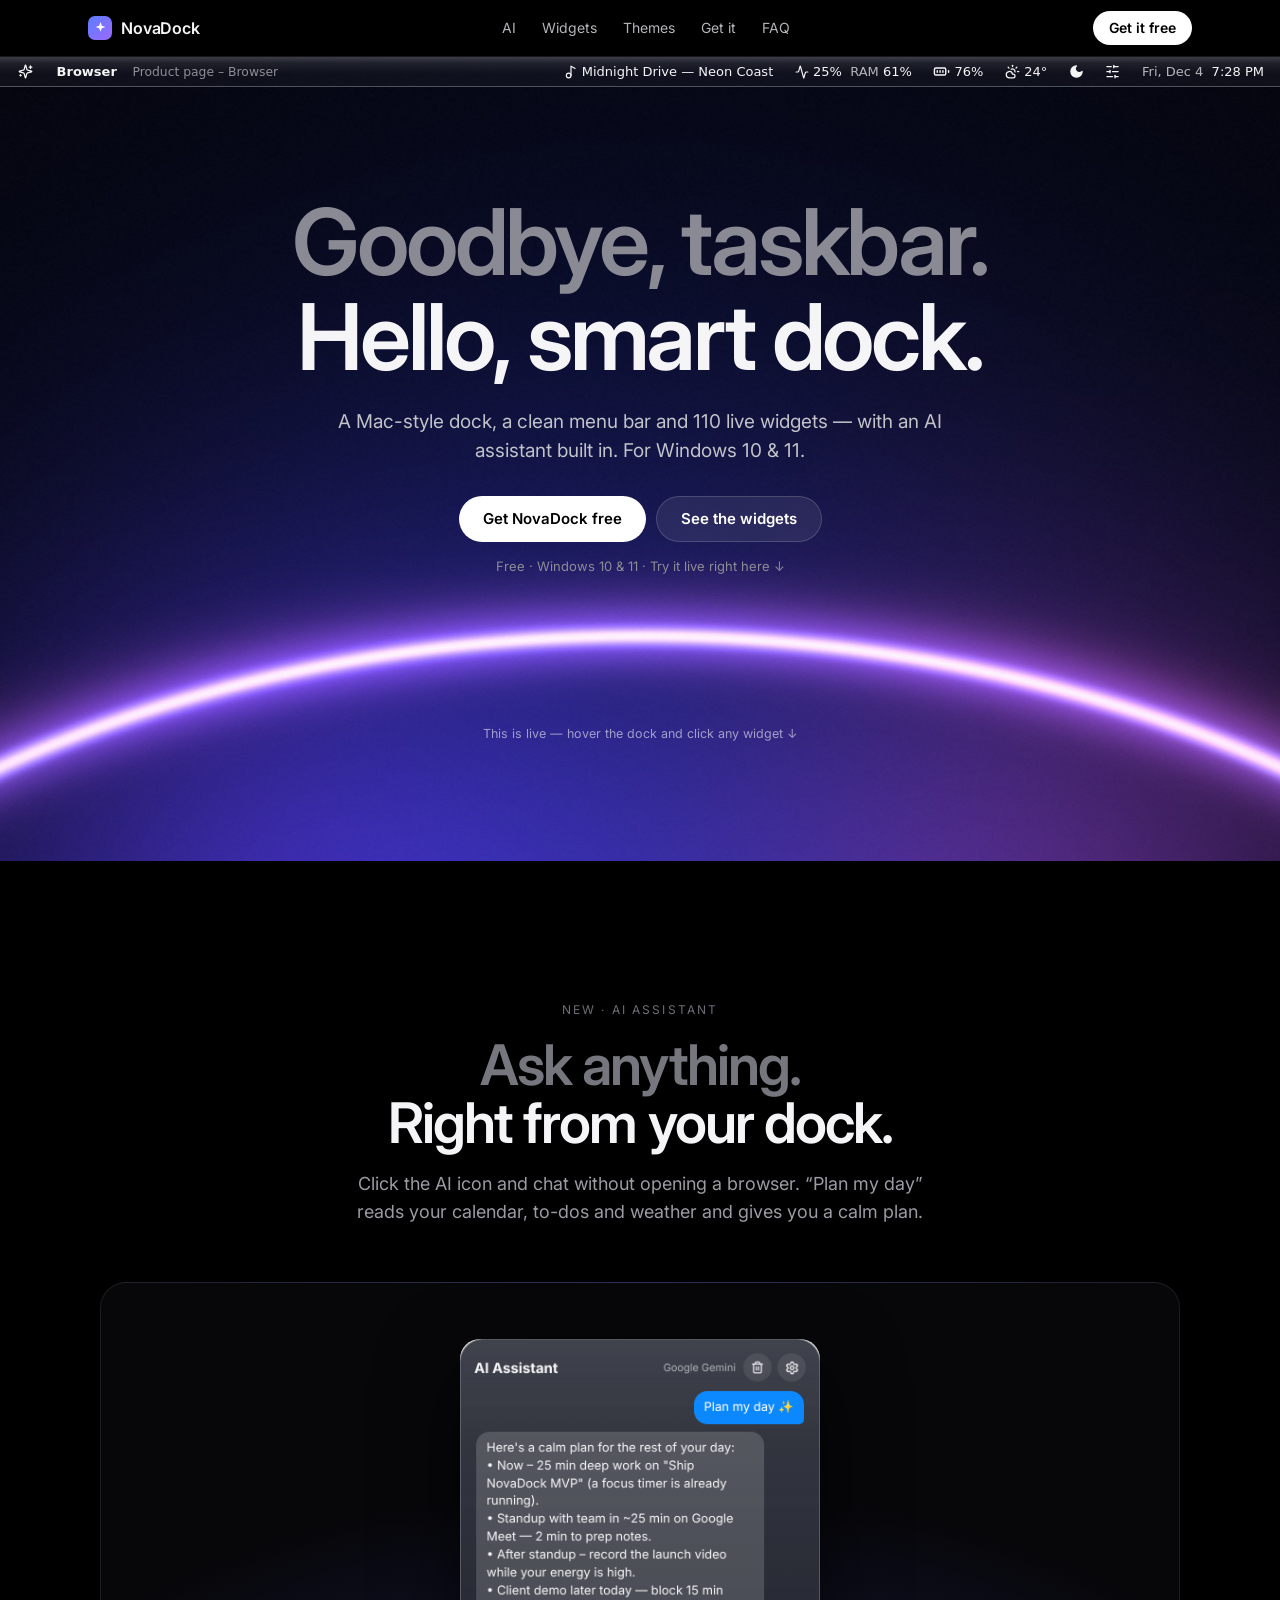
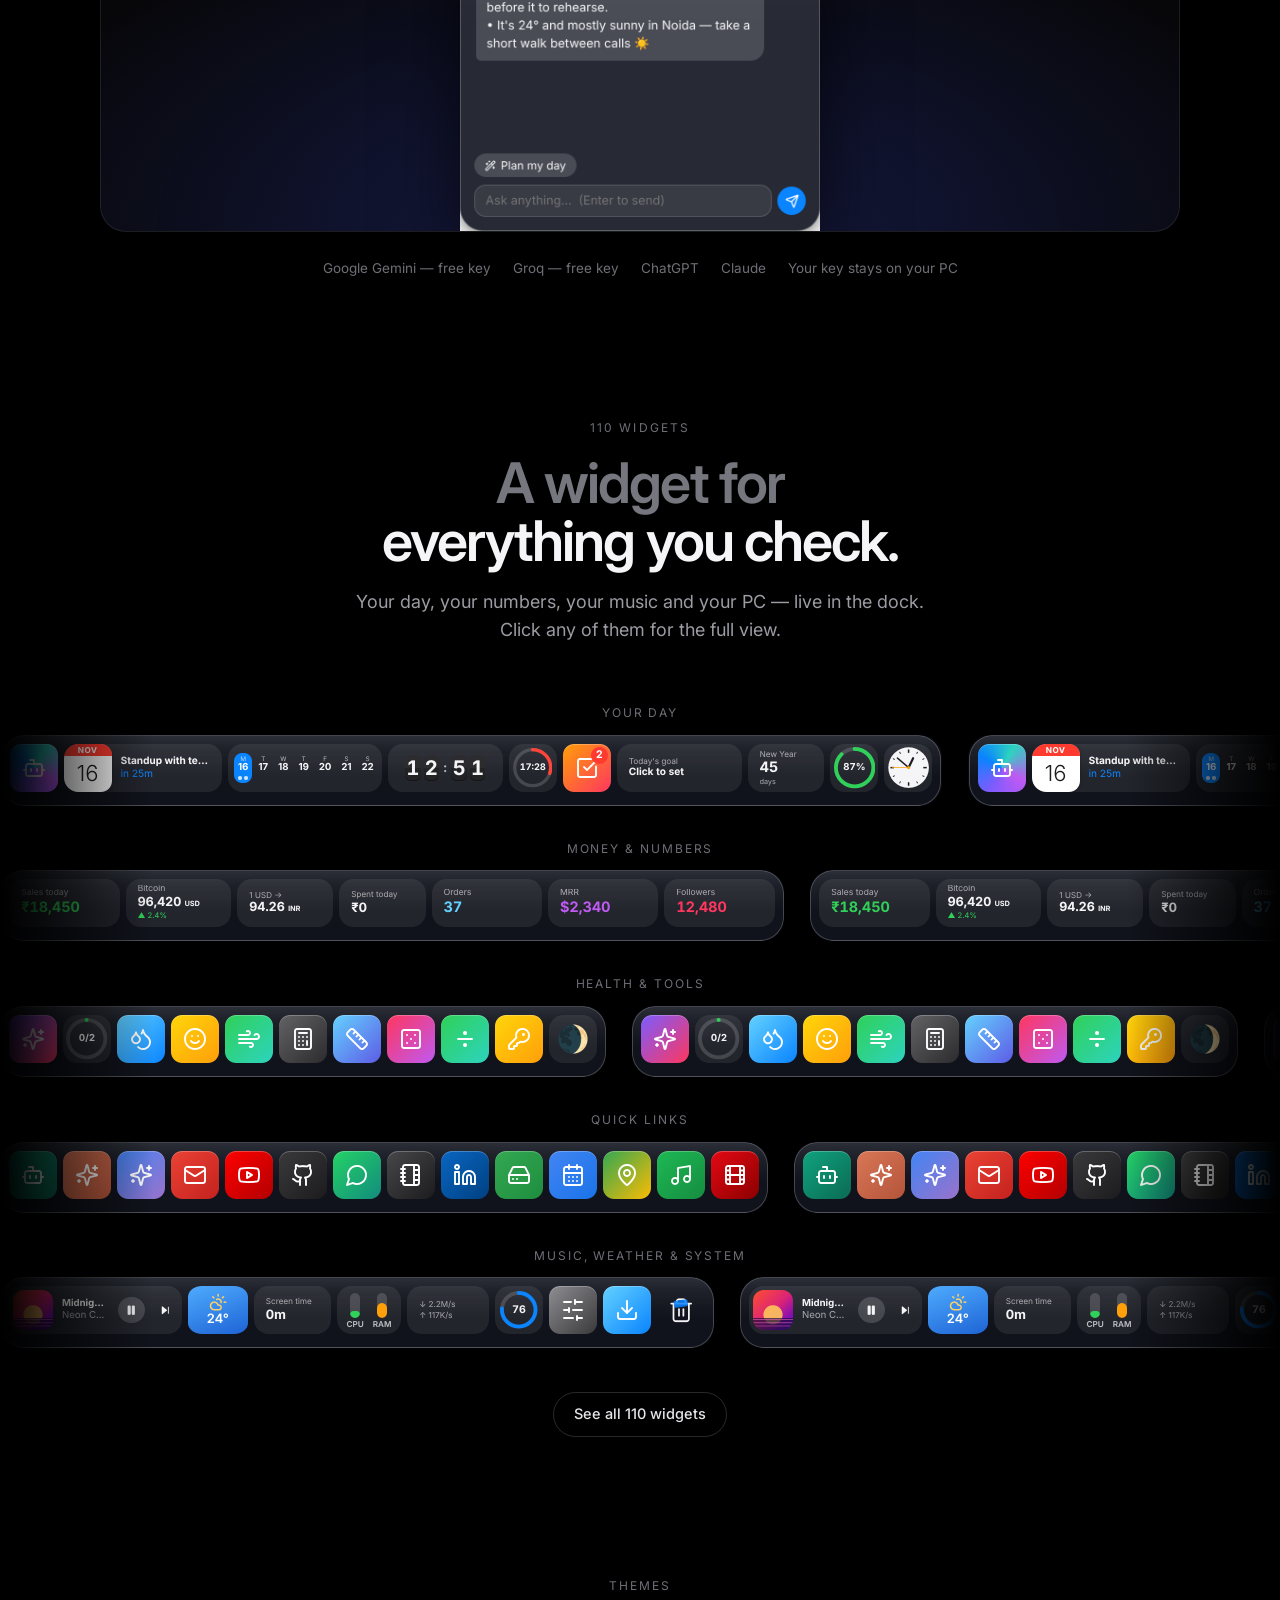
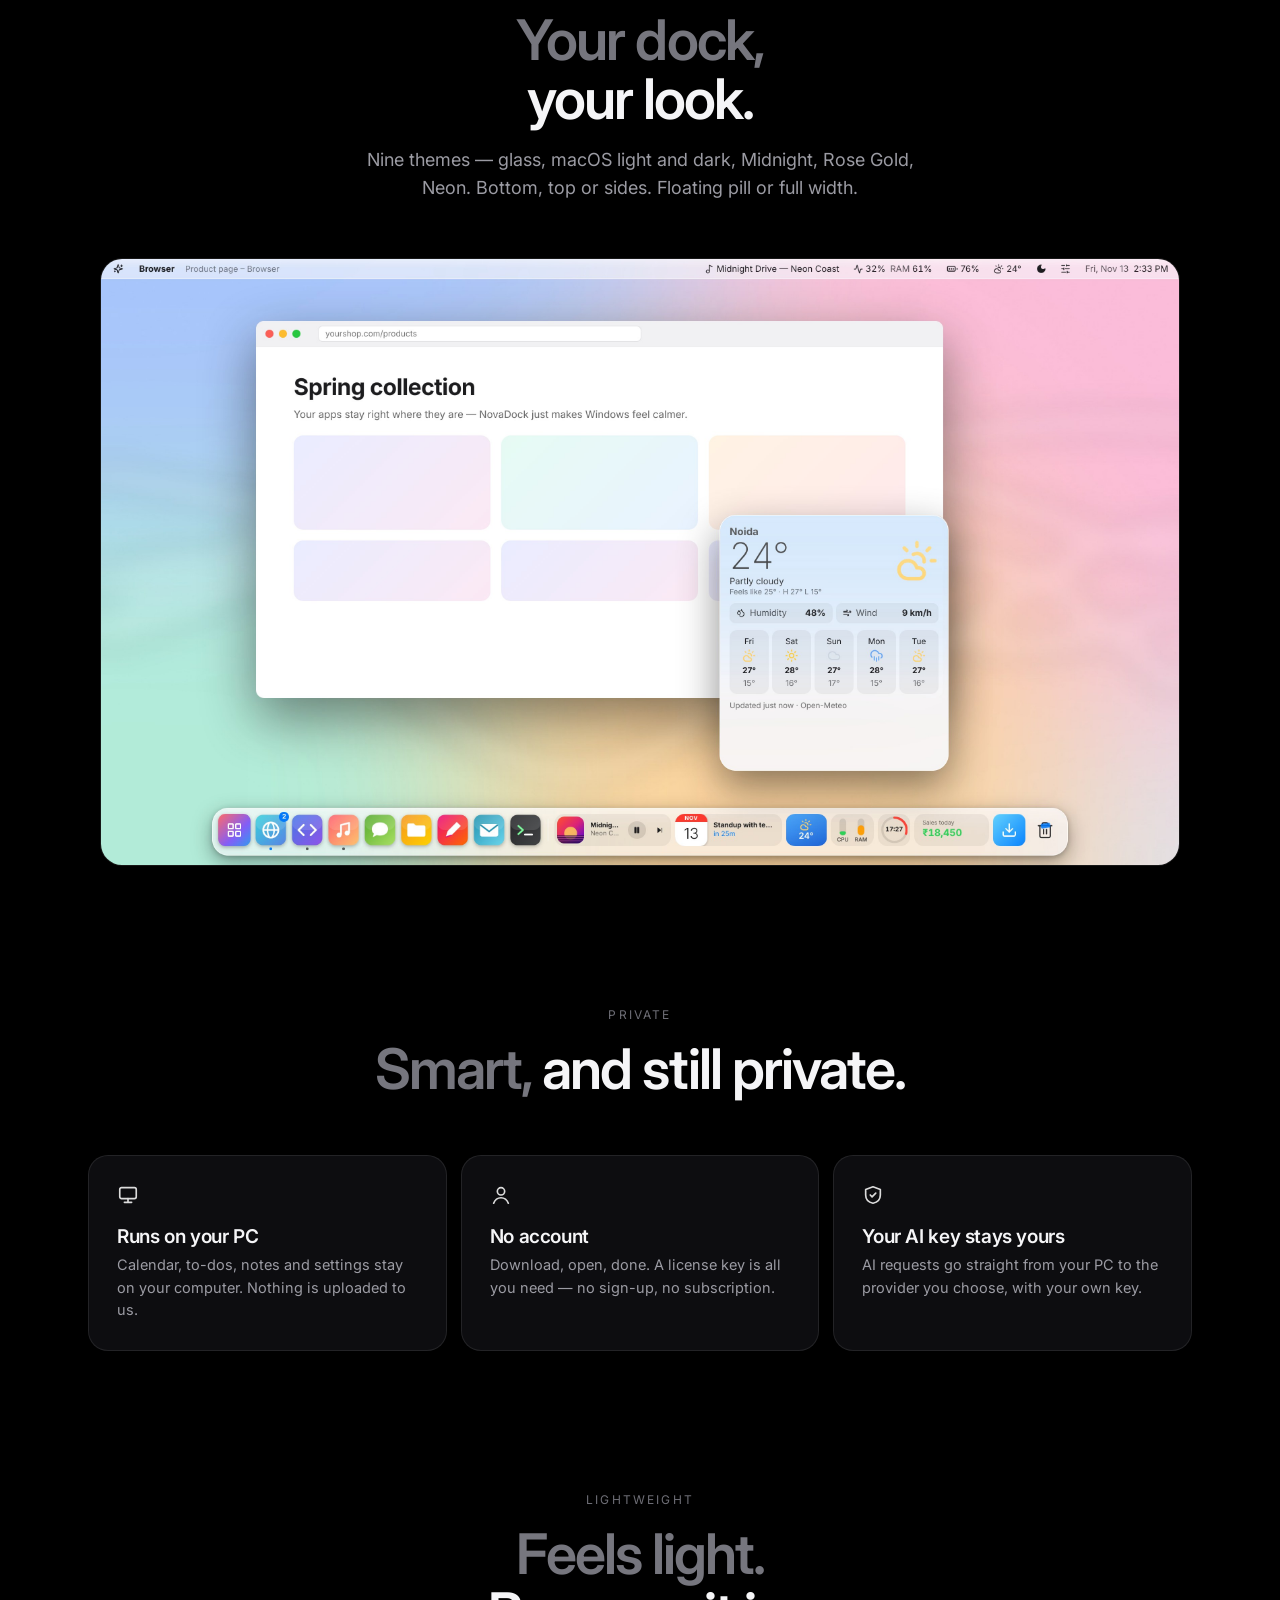
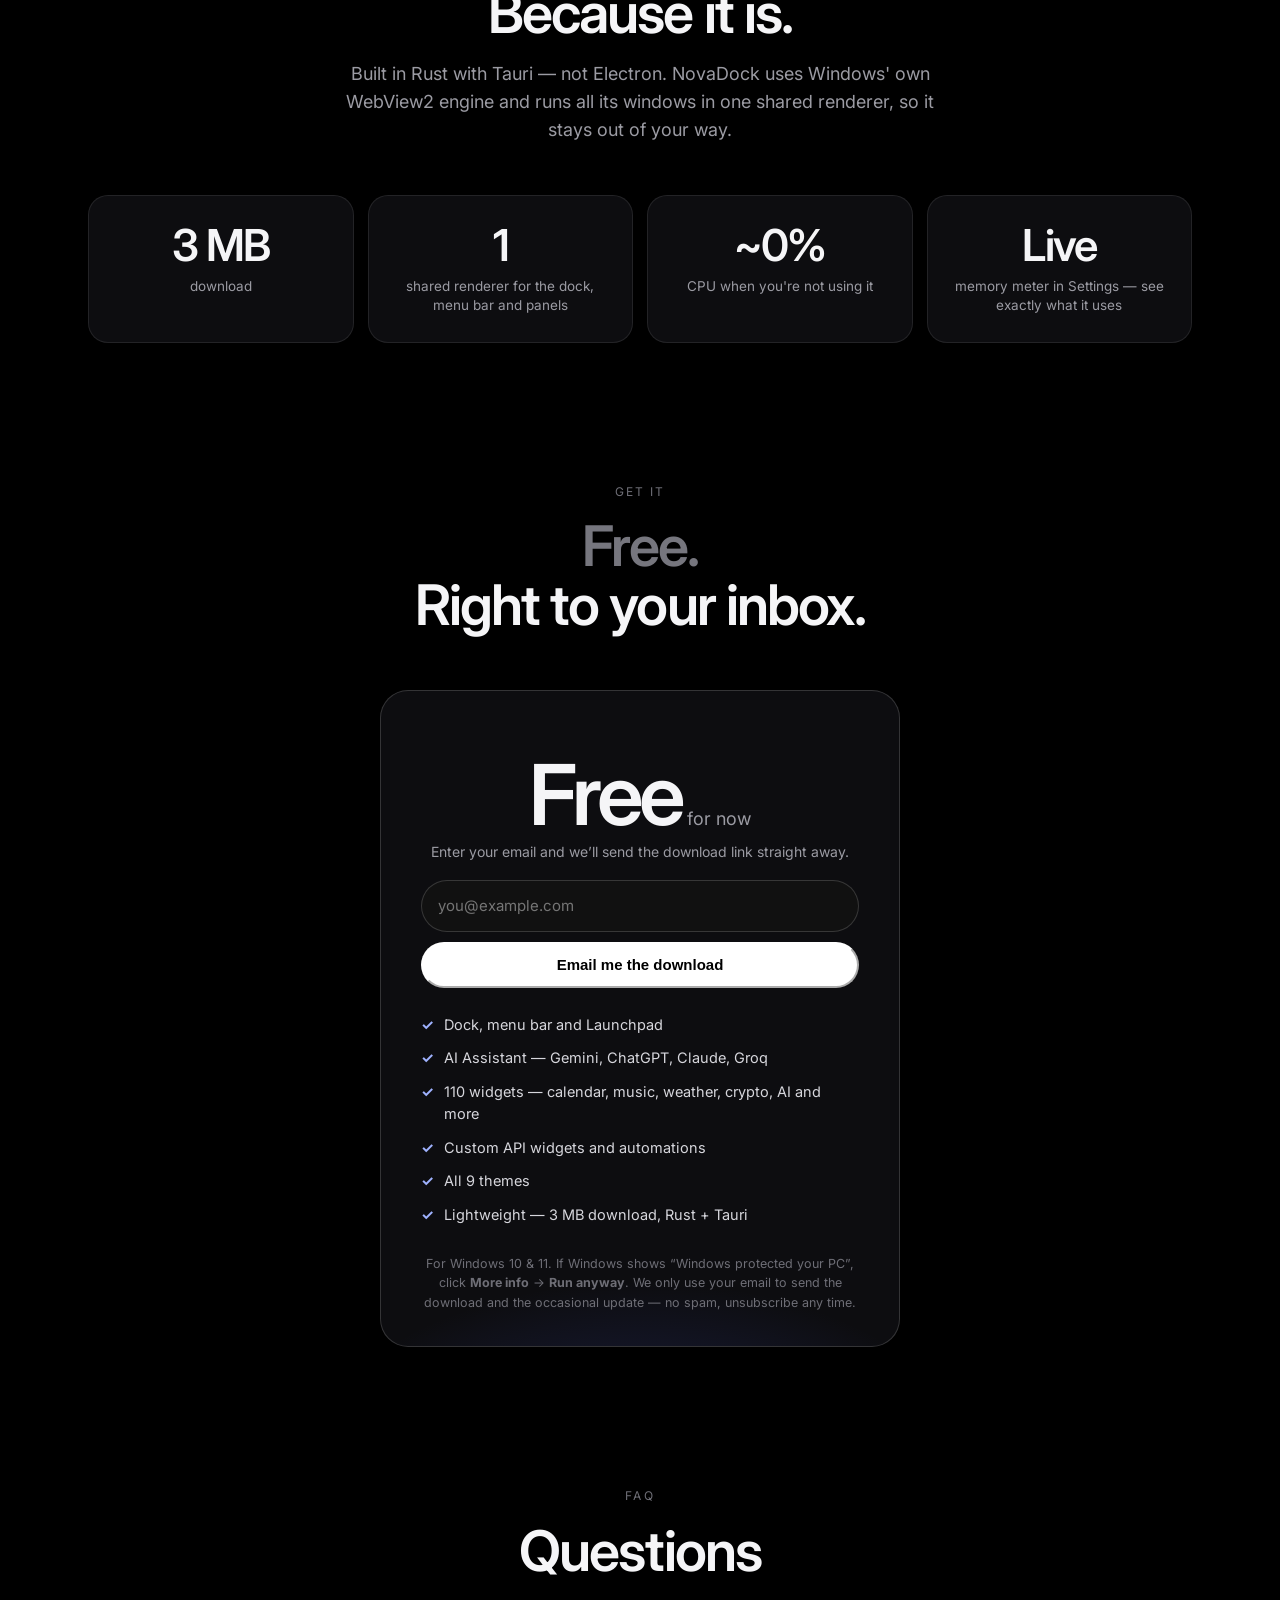
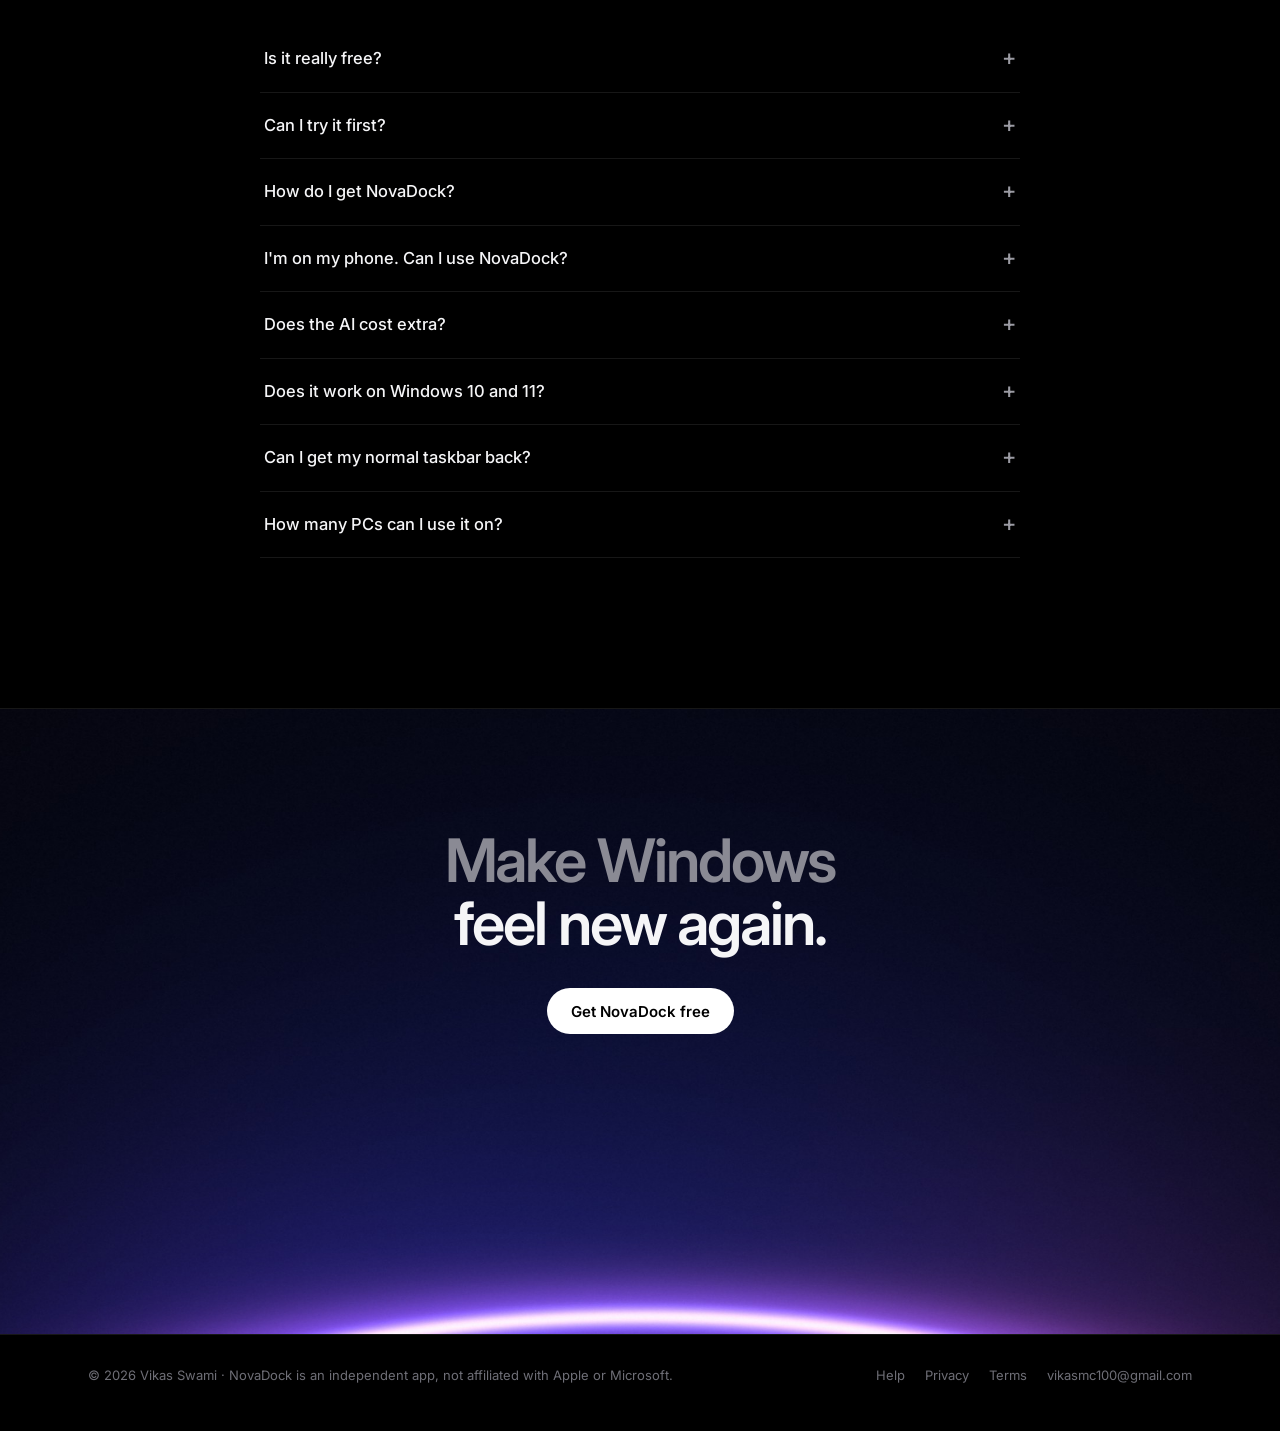
<file: index.html>
<!doctype html>
<html lang="en">
<head>
<meta charset="utf-8">
<meta name="viewport" content="width=device-width, initial-scale=1">
<title>NovaDock — Goodbye, taskbar. A smart dock for Windows</title>
<meta name="description" content="NovaDock replaces the Windows taskbar with a Mac-style dock, a menu bar and live widgets — calendar, music, weather, crypto and an AI assistant. Free download for Windows 10 &amp; 11.">
<meta property="og:title" content="NovaDock — Goodbye, taskbar.">
<meta property="og:description" content="A smart dock, menu bar and AI widgets for Windows 10 & 11. Free for Windows 10 & 11.">
<meta property="og:image" content="https://novadock.online/assets/hero.jpg">
<meta name="twitter:card" content="summary_large_image">
<meta name="theme-color" content="#000000">
<meta name="color-scheme" content="dark">
<script>
  window.NOVADOCK = {
    goatcounter: "novadock",
    freeUrl: "download/NovaDock-setup.exe",
    storeUrl: "https://apps.microsoft.com/detail/9N13CW1WM4K6?mode=direct",
    signupUrl: "https://script.google.com/macros/s/AKfycbx9wwWe1yvcPDWDKNWIKnvBat2qesaOmLOClO62JJ8pOII_NTDyFh-KJBQXLQMjvEOG/exec",
    checkoutUrl: "https://checkout.dodopayments.com/buy/pdt_0NrqnhhYoS5XABSowkT3c?quantity=1&redirect_url=https%3A%2F%2Fnovadock.online%2F%3Fpurchased%3D1"
  };
</script>
<link rel="icon" type="image/png" href="assets/favicon.png">
<link rel="preconnect" href="https://fonts.googleapis.com">
<link rel="preconnect" href="https://fonts.gstatic.com" crossorigin>
<link href="https://fonts.googleapis.com/css2?family=Inter:wght@300;400;500;600;700&display=swap" rel="stylesheet">
<style>
:root{--line:rgba(255,255,255,.09);--line2:rgba(255,255,255,.16);--dim:#9b9ba3;--dim2:#6e6e76;--card:#0d0d10}
*{box-sizing:border-box}
html{scroll-behavior:smooth;background:#000;color-scheme:dark}
body{margin:0;background:#000;color:#f5f5f7;font:16px/1.55 Inter,"Segoe UI",system-ui,sans-serif;-webkit-font-smoothing:antialiased}
a{color:inherit;text-decoration:none}
img{display:block;max-width:100%}
h1,h2,h3{margin:0;font-weight:600;letter-spacing:-.035em;line-height:1.04}
.wrap{max-width:1160px;margin:0 auto;padding:0 28px}
section{padding:140px 0 0}
.kicker{display:block;text-align:center;font-size:12px;letter-spacing:.18em;text-transform:uppercase;color:var(--dim2);margin-bottom:16px}
.title{text-align:center;font-size:56px}
.title .g{color:#76767e}
.sub{text-align:center;color:var(--dim);font-size:18px;max-width:600px;margin:18px auto 0}
.btn{display:inline-flex;align-items:center;justify-content:center;gap:9px;height:46px;padding:0 24px;border-radius:999px;font-weight:600;font-size:15px;transition:transform .15s,background .15s,opacity .15s;white-space:nowrap}
.btn:hover{transform:translateY(-1px)}
.btn-w{background:#fff;color:#000}.btn-w:hover{background:#e6e6ea}
.btn-d{background:rgba(255,255,255,.08);color:#fff;border:1px solid var(--line2);backdrop-filter:blur(12px)}.btn-d:hover{background:rgba(255,255,255,.14)}
/* nav */
header{position:sticky;top:0;z-index:60;background:rgba(0,0,0,.72);backdrop-filter:blur(20px) saturate(1.5);border-bottom:1px solid var(--line)}
nav{height:56px;display:flex;align-items:center;justify-content:space-between}
.logo{display:flex;align-items:center;gap:9px;font-weight:600;font-size:16px;letter-spacing:-.01em}
.logo i{width:24px;height:24px;border-radius:7px;background:linear-gradient(135deg,#5b7cff,#9b6bff);display:grid;place-items:center}
.links{display:flex;gap:26px;font-size:14px;color:#b4b4bb}.links a:hover{color:#fff}
nav .btn{height:34px;padding:0 16px;font-size:14px}
/* hero */
.hero{position:relative;height:min(calc(100vh - 96px),calc(62vw + 300px));height:min(calc(100svh - 96px),calc(62vw + 300px));min-height:740px;max-height:1100px;background:#000 url(assets/hero-wall.jpg) center bottom/cover no-repeat;overflow:hidden}
.hero iframe{position:absolute;inset:0;width:100%;height:100%;border:0;background:transparent;z-index:1}
.hero-text{position:absolute;left:0;right:0;top:clamp(84px,17%,200px);z-index:2;text-align:center;pointer-events:none;transition:opacity .25s,transform .25s;padding:0 20px}
.hero-text.away{opacity:0;transform:translateY(-10px)}
.hero-text h1{font-size:clamp(40px,min(7.4vw,10.5vh),92px);font-weight:600;line-height:1.04}
.hero-text h1 .g{color:#8a8a94}
.hero-text p{color:#c2c2c9;font-size:19px;margin:22px auto 0;max-width:620px}
.hero-cta{margin-top:30px;display:flex;gap:10px;justify-content:center;flex-wrap:wrap;pointer-events:auto}
.hero-note{margin-top:14px;color:#8c8c94;font-size:13px}
.hero-hint{position:absolute;z-index:2;left:50%;bottom:118px;transform:translateX(-50%);font-size:12.5px;color:rgba(255,255,255,.55);pointer-events:none;white-space:nowrap;transition:opacity .25s}
.hero-mobile{display:none}
.live-pill{display:inline-flex;align-items:center;gap:9px;margin-bottom:22px;padding:7px 14px 7px 12px;border-radius:999px;background:rgba(48,209,88,.12);border:1px solid rgba(48,209,88,.45);color:#d9ffe6;font-size:14px;font-weight:600;text-decoration:none;backdrop-filter:blur(10px)}
.live-pill i{width:8px;height:8px;border-radius:50%;background:#30d158;box-shadow:0 0 0 0 rgba(48,209,88,.7);animation:livep 1.8s infinite}
.live-pill span{opacity:.7;transition:transform .2s}.live-pill:hover span{transform:translateX(3px)}
@keyframes livep{0%{box-shadow:0 0 0 0 rgba(48,209,88,.7)}70%{box-shadow:0 0 0 8px rgba(48,209,88,0)}100%{box-shadow:0 0 0 0 rgba(48,209,88,0)}}
.pc-note{display:none;margin:16px auto 0;max-width:380px;padding:10px 14px;border-radius:12px;background:rgba(255,255,255,.07);border:1px solid var(--line2);color:#d8d8de;font-size:14px;line-height:1.45}
.not-win .pc-note{display:block}.not-win [data-note-win]{display:none}
.store-badge{display:none;margin:14px auto 0;width:fit-content}.store-badge img{display:block;height:56px;width:auto}
.is-win .store-badge{display:block}
.toast{position:fixed;left:50%;bottom:24px;transform:translateX(-50%);z-index:9999;background:#1c1c20;border:1px solid var(--line2);color:#fff;padding:12px 18px;border-radius:12px;font-size:14px;box-shadow:0 10px 30px rgba(0,0,0,.5)}
/* big shot */
.shot{margin:56px auto 0;max-width:1080px;border-radius:22px;overflow:hidden;border:1px solid var(--line)}
.stage{margin:56px auto 0;max-width:1080px;border-radius:26px;border:1px solid var(--line);background:radial-gradient(90% 90% at 50% 100%,rgba(70,90,255,.25),transparent 70%),#07070a;display:flex;justify-content:center;gap:28px;padding:56px 28px 0;overflow:hidden;flex-wrap:wrap}
.stage img{border-radius:20px 20px 0 0;box-shadow:0 30px 80px rgba(0,0,0,.7);align-self:flex-end}
.pills{display:flex;justify-content:center;flex-wrap:wrap;gap:8px 22px;margin-top:26px;color:var(--dim2);font-size:13.5px}
/* gallery */
.cat{margin-top:46px}
.cat h4{margin:0 0 14px;font-size:12px;letter-spacing:.16em;text-transform:uppercase;color:var(--dim2);font-weight:500}
.row{display:grid;grid-template-columns:repeat(3,minmax(0,1fr));gap:14px}
.tile{background:var(--card);border:1px solid var(--line);border-radius:20px;overflow:hidden;transition:border-color .2s,transform .2s}
.tile:hover{border-color:var(--line2);transform:translateY(-3px)}
.tile .pic{height:220px;display:flex;justify-content:center;padding:22px 22px 0;background:linear-gradient(180deg,#141418,#0b0b0e);overflow:hidden}
.tile .pic img{width:72%;border-radius:14px 14px 0 0;object-fit:cover;object-position:top;box-shadow:0 18px 40px rgba(0,0,0,.6)}
.tile .cap{padding:16px 18px 18px;display:flex;justify-content:space-between;align-items:baseline;gap:10px}
.tile .cap b{font-weight:600;font-size:15px}
.tile .cap span{color:var(--dim2);font-size:13px;text-align:right}
.new{font-size:10.5px;font-weight:700;letter-spacing:.08em;color:#9fb2ff;margin-left:6px}
.more{text-align:center;margin-top:28px;color:var(--dim);font-size:14.5px}
/* moving docks */
.marquees{margin-top:60px;display:flex;flex-direction:column;gap:34px;overflow:hidden;-webkit-mask-image:linear-gradient(90deg,transparent,#000 12%,#000 88%,transparent);mask-image:linear-gradient(90deg,transparent,#000 12%,#000 88%,transparent)}
.mq{position:relative}
.mq-label{display:block;text-align:center;font-size:12px;letter-spacing:.16em;text-transform:uppercase;color:var(--dim2);margin-bottom:12px}
.mq-track{display:flex;gap:26px;width:max-content;animation:mq var(--d,45s) linear infinite}
.mq.rev .mq-track{animation-direction:reverse}
.mq:hover .mq-track{animation-play-state:paused}
.mq-track img{height:71px;width:auto;flex:none;border-radius:22px}
@keyframes mq{from{transform:translateX(0)}to{transform:translateX(calc((100% + 26px) / -4))}}
@media (prefers-reduced-motion:reduce){.mq-track{animation:none}}
@media (max-width:720px){.mq-track img{height:52px}.marquees{gap:24px}}
.wl{margin-top:44px;text-align:center;border-bottom:0}
.wl summary{display:inline-flex;list-style:none;cursor:pointer;padding:10px 20px;border-radius:999px;border:1px solid var(--line2);font-size:14.5px;font-weight:500;color:#e6e6ea}
.wl summary::-webkit-details-marker{display:none}
.wl summary:after{content:none}
.wl[open] summary{background:rgba(255,255,255,.06)}
.wl-grid{margin-top:30px;display:grid;grid-template-columns:repeat(3,1fr);gap:14px;text-align:left;align-items:start}
.wl-cat{background:var(--card);border:1px solid var(--line);border-radius:16px;padding:18px 20px}
.wl-cat h4{margin:0 0 8px;font-size:14px;font-weight:600}.wl-cat h4 span{color:var(--dim2);font-weight:400;margin-left:4px}
.wl-cat p{margin:0;padding:0;color:var(--dim);font-size:13.5px;line-height:1.7}
.wl .more{padding:0;margin-top:22px}
@media (max-width:900px){.wl-grid{grid-template-columns:1fr}}
.stats{display:grid;grid-template-columns:repeat(4,1fr);gap:14px;margin-top:52px}
.stat{background:var(--card);border:1px solid var(--line);border-radius:20px;padding:26px 22px;text-align:center}
.stat b{display:block;font-size:44px;font-weight:600;letter-spacing:-.04em;line-height:1.05}
.stat span{display:block;margin-top:8px;color:var(--dim);font-size:13.5px;line-height:1.45}
@media (max-width:900px){.stats{grid-template-columns:repeat(2,1fr)}}
/* features 3 */
.three{display:grid;grid-template-columns:repeat(3,1fr);gap:14px;margin-top:56px}
.f{background:var(--card);border:1px solid var(--line);border-radius:20px;padding:28px}
.f h3{font-size:19px;margin:14px 0 8px;letter-spacing:-.02em}
.f p{margin:0;color:var(--dim);font-size:14.5px}
.f svg{opacity:.85}
/* pricing */
.price{margin:56px auto 0;max-width:520px;background:var(--card);border:1px solid var(--line2);border-radius:28px;padding:40px 40px 34px;text-align:center;position:relative;overflow:hidden}
.price:before{content:"";position:absolute;inset:auto -20% -60% -20%;height:70%;background:radial-gradient(closest-side,rgba(80,100,255,.28),transparent);pointer-events:none}
.price>*{position:relative}
.badge{display:inline-block;font-size:12.5px;color:#cfd3ff;border:1px solid rgba(140,150,255,.35);border-radius:999px;padding:5px 12px}
.amount{font-size:84px;font-weight:600;letter-spacing:-.05em;line-height:1;margin:22px 0 4px}
.amount small{font-size:18px;color:var(--dim);font-weight:400;letter-spacing:0;margin-left:6px}
.price ul{list-style:none;padding:0;margin:26px 0 28px;text-align:left;display:grid;gap:11px;font-size:14.5px;color:#d6d6dc}
.price li{display:flex;gap:10px}
.price li:before{content:"✓";color:#9fb2ff;font-weight:700}
.price .btn{width:100%}
.price .btn+.btn{margin-top:10px}
.fine{color:var(--dim2);font-size:12.5px;margin-top:16px}
/* faq */
.faq{max-width:760px;margin:46px auto 0}
details{border-bottom:1px solid var(--line)}
summary{list-style:none;cursor:pointer;display:flex;justify-content:space-between;gap:16px;padding:20px 4px;font-weight:500;font-size:16.5px}
summary::-webkit-details-marker{display:none}
summary:after{content:"+";color:var(--dim);font-size:22px;line-height:1;transition:transform .2s}
details[open] summary:after{transform:rotate(45deg)}
details p{margin:0;padding:0 4px 20px;color:var(--dim);font-size:15px}
/* end */
.end{margin-top:150px;text-align:center;padding:120px 20px 300px;background:#000 url(assets/hero-wall.jpg) center top/max(100%,1500px) auto no-repeat;border-top:1px solid var(--line)}
.end h2{font-size:60px}
footer{border-top:1px solid var(--line);padding:30px 0 46px;color:var(--dim2);font-size:13px}
footer .wrap{display:flex;justify-content:space-between;gap:20px;flex-wrap:wrap}
footer .fl{display:flex;gap:20px;flex-wrap:wrap}footer a:hover{color:#fff}
@media (max-width:980px){.row{grid-template-columns:repeat(2,minmax(0,1fr))}.three{grid-template-columns:1fr}}
@media (max-width:720px){
  .links{display:none}
  .hero{height:auto;min-height:0;max-height:none;padding:56px 0 0;background-size:240% auto}
  .hero::before{content:"";position:absolute;left:0;right:0;top:0;height:62%;background:linear-gradient(#000 72%,rgba(0,0,0,0));pointer-events:none}
  .hero-text,.hero-mobile{position:relative;z-index:2}
  .hero iframe,.hero-hint{display:none}
  .hero-text{top:auto}
  .hero-text h1{font-size:clamp(36px,12vw,48px)}.hero-text p{font-size:17px}
  .hero-mobile{display:block;margin:44px 16px 0;border-radius:16px 16px 0 0;overflow:hidden;border:1px solid var(--line2);border-bottom:0}
  .title,.end h2{font-size:38px}
  .row{grid-template-columns:1fr}
  section{padding-top:100px}
  .stage{padding:30px 16px 0}
  .price{padding:30px 24px}
}
@media (min-width:721px) and (max-height:820px){.hero-hint{display:none}}
@media (min-width:721px) and (max-width:1100px){.hero-text p{font-size:17px;max-width:540px}}
@media (max-width:380px){.btn{padding-left:18px;padding-right:18px}.live-pill{font-size:13px}}
.bf-bar{position:relative;z-index:60;display:flex;align-items:center;justify-content:center;gap:10px;flex-wrap:wrap;padding:9px 16px;background:linear-gradient(90deg,#000,#1a1a1a 30%,#000);border-bottom:1px solid rgba(255,214,10,.35);color:#f5f5f7;font-size:14px;text-decoration:none;text-align:center}
.bf-bar b{color:#ffd60a;letter-spacing:.02em}
.bf-cd{font-variant-numeric:tabular-nums;padding:2px 8px;border-radius:6px;background:rgba(255,214,10,.14);color:#ffd60a;font-weight:600}
.bf-go{font-weight:600;text-decoration:underline;text-underline-offset:3px}
.bf-badge{background:rgba(255,214,10,.16)!important;color:#ffd60a!important;border-color:rgba(255,214,10,.4)!important}
.bf-later{margin:-4px 0 10px;color:#ffd60a;font-size:15px}
.bf-later b{font-weight:700}
@media (max-width:720px){.bf-bar{font-size:13px;gap:6px;padding:8px 10px}.bf-go{display:none}}
.get-form{display:flex;gap:10px;margin:18px 0 6px;flex-wrap:wrap}
.get-form input[type=email]{flex:1 1 220px;min-width:0;padding:13px 16px;border-radius:999px;border:1px solid var(--line2);background:#111;color:#fff;font:inherit;font-size:15px}
.get-form input[type=email]:focus{outline:none;border-color:#0a84ff}
.get-form .btn{flex:0 0 auto}
[data-get-msg].ok{color:#7dffb0}[data-get-msg].err{color:#ff9b9b}
</style>
</head>
<body>
<header>
  <nav class="wrap">
    <a class="logo" href="#"><i><svg width="13" height="13" viewBox="0 0 24 24" fill="#fff" aria-hidden="true"><path d="M12 2l2.4 6.6L21 11l-6.6 2.4L12 20l-2.4-6.6L3 11l6.6-2.4z"/></svg></i>NovaDock</a>
    <div class="links"><a href="#ai">AI</a><a href="#widgets">Widgets</a><a href="#looks">Themes</a><a href="#get">Get it</a><a href="#faq">FAQ</a></div>
    <a class="btn btn-w" href="#get">Get it free</a>
  </nav>
</header>

<!-- HERO: the real NovaDock running live on a desktop -->
<div class="hero" id="hero">
  <iframe src="play/playground.html?hero=1" title="NovaDock running live — hover the dock and click the widgets" loading="eager"></iframe>
  <div class="hero-text" id="heroText">
    <h1><span class="g">Goodbye, taskbar.</span><br>Hello, smart dock.</h1>
    <p>A Mac-style dock, a clean menu bar and 110 live widgets — with an AI assistant built in. For Windows 10 &amp; 11.</p>
    <div class="hero-cta">
      <a class="btn btn-w" href="#get">Get NovaDock free</a>
      <a class="btn btn-d" href="#widgets">See the widgets</a>
    </div>
    <div class="hero-note" data-note-win>Free · Windows 10 &amp; 11 · Try it live right here ↓</div>
    <div class="pc-note" data-note-mobile>💻 NovaDock is a Windows app. Send this link to your PC and install it there.</div>
  </div>
  <div class="hero-hint" id="heroHint">This is live — hover the dock and click any widget ↓</div>
  <div class="hero-mobile"><img src="assets/hero.jpg" width="3200" height="1800" style="width:100%;height:auto;display:block" alt="NovaDock on a Windows desktop with the menu bar at the top and the glass dock at the bottom"></div>
</div>

<!-- AI -->
<section id="ai">
  <div class="wrap">
    <span class="kicker">New · AI Assistant</span>
    <h2 class="title"><span class="g">Ask anything.</span><br>Right from your dock.</h2>
    <p class="sub">Click the AI icon and chat without opening a browser. “Plan my day” reads your calendar, to-dos and weather and gives you a calm plan.</p>
    <div class="stage">
      <img src="assets/ai-chat.png" width="760" height="1040" alt="NovaDock AI Assistant answering “Plan my day”" style="width:min(360px,100%);height:auto">
    </div>
    <div class="pills"><span>Google Gemini — free key</span><span>Groq — free key</span><span>ChatGPT</span><span>Claude</span><span>Your key stays on your PC</span></div>
  </div>
</section>

<!-- WIDGETS: moving docks -->
<section id="widgets">
  <div class="wrap">
    <span class="kicker">110 widgets</span>
    <h2 class="title"><span class="g">A widget for</span><br>everything you check.</h2>
    <p class="sub">Your day, your numbers, your music and your PC — live in the dock. Click any of them for the full view.</p>
  </div>
  <div class="marquees">
    <div class="mq"><span class="mq-label">Your day</span><div class="mq-track" style="--d:44s"><img src="assets/strip-day.png" alt="NovaDock dock with your day widgets"><img src="assets/strip-day.png" alt="" aria-hidden="true"><img src="assets/strip-day.png" alt="" aria-hidden="true"><img src="assets/strip-day.png" alt="" aria-hidden="true"></div></div>
    <div class="mq rev"><span class="mq-label">Money &amp; numbers</span><div class="mq-track" style="--d:50s"><img src="assets/strip-money.png" alt="NovaDock dock with money and numbers widgets"><img src="assets/strip-money.png" alt="" aria-hidden="true"><img src="assets/strip-money.png" alt="" aria-hidden="true"><img src="assets/strip-money.png" alt="" aria-hidden="true"></div></div>
    <div class="mq"><span class="mq-label">Health &amp; tools</span><div class="mq-track" style="--d:40s"><img src="assets/strip-tools.png" alt="NovaDock dock with health and tools widgets"><img src="assets/strip-tools.png" alt="" aria-hidden="true"><img src="assets/strip-tools.png" alt="" aria-hidden="true"><img src="assets/strip-tools.png" alt="" aria-hidden="true"></div></div>
    <div class="mq rev"><span class="mq-label">Quick links</span><div class="mq-track" style="--d:48s"><img src="assets/strip-links.png" alt="NovaDock dock with quick links widgets"><img src="assets/strip-links.png" alt="" aria-hidden="true"><img src="assets/strip-links.png" alt="" aria-hidden="true"><img src="assets/strip-links.png" alt="" aria-hidden="true"></div></div>
    <div class="mq"><span class="mq-label">Music, weather &amp; system</span><div class="mq-track" style="--d:42s"><img src="assets/strip-media.png" alt="NovaDock dock with music, weather and system widgets"><img src="assets/strip-media.png" alt="" aria-hidden="true"><img src="assets/strip-media.png" alt="" aria-hidden="true"><img src="assets/strip-media.png" alt="" aria-hidden="true"></div></div>
  </div>
  <div class="wrap">
    <details class="wl"><summary>See all 110 widgets</summary><div class="wl-grid"><div class="wl-cat"><h4>AI <span>2</span></h4><p>AI Assistant · Plan my day</p></div><div class="wl-cat"><h4>Your day <span>20</span></h4><p>Calendar · Clock · Flip clock · Analog clock · Date &amp; week · This week · World clock · Countdown · Focus timer · Focus stats · To-do · Notes · Pinned note · Stopwatch · Quick timer · Workday progress · Day progress · Month progress · Year progress · Quote of the day</p></div><div class="wl-cat"><h4>Habits &amp; health <span>7</span></h4><p>Habit tracker · Goal · Mood · Water tracker · Breathe · Screen time · Focus / Quiet mode</p></div><div class="wl-cat"><h4>Money <span>4</span></h4><p>Crypto — any coins, USD or INR · Currency — any pairs, with converter · Expenses &amp; daily budget · Bill splitter</p></div><div class="wl-cat"><h4>Life <span>2</span></h4><p>Birthdays · Days since</p></div><div class="wl-cat"><h4>Music &amp; weather <span>3</span></h4><p>Now Playing · Weather · Moon phase</p></div><div class="wl-cat"><h4>System <span>10</span></h4><p>CPU, RAM &amp; network · Battery · Storage &amp; Network · Uptime · Public IP · Control Center · Downloads stack · Recycle Bin · Launchpad · Show desktop</p></div><div class="wl-cat"><h4>Tools <span>5</span></h4><p>Calculator · Unit converter · Dice &amp; coin · Password generator · Quick links — 18 ready sites (ChatGPT, Gmail, YouTube…)</p></div><div class="wl-cat"><h4>Weather &amp; air <span>21</span></h4><p>UV index · Air quality (AQI) · PM2.5 · PM10 · Humidity · Wind speed · Rain chance today · Sunrise · Sunset · Feels like · Air pressure · Cloud cover · Wind gusts · Dew point · Visibility · Rain today (mm) · Tomorrow&#x27;s low · Ozone · NO₂ (traffic pollution) · Carbon monoxide · Tomorrow&#x27;s high</p></div><div class="wl-cat"><h4>Developer <span>12</span></h4><p>GitHub repo stars · GitHub repo forks · GitHub open issues · GitHub followers · GitHub public repos · GitHub repo watchers · GitHub latest release · crates.io downloads · Hacker News karma · npm weekly downloads · PyPI weekly downloads · Website up / down</p></div><div class="wl-cat"><h4>Social <span>9</span></h4><p>YouTube subscribers · YouTube total views · Bluesky followers · Bluesky posts · Mastodon followers · Lichess rating · Chess.com rating · Codeforces rating · DEV.to articles</p></div><div class="wl-cat"><h4>Business <span>8</span></h4><p>Stripe available balance · Stripe pending balance · Shopify orders · Shopify products · Gumroad sales · Gumroad products · Lemon Squeezy orders · Any JSON API</p></div><div class="wl-cat"><h4>Fun &amp; world <span>7</span></h4><p>Advice of the hour · Cat fact · Earthquakes today · ISS speed · Crypto Fear &amp; Greed · Crypto market cap · Bitcoin dominance</p></div></div>
    <p class="more">Plus your own widgets from any JSON API — with alerts when the number changes.</p></details>
  </div>
</section>

<!-- LOOKS -->
<section id="looks">
  <div class="wrap">
    <span class="kicker">Themes</span>
    <h2 class="title"><span class="g">Your dock,</span><br>your look.</h2>
    <p class="sub">Nine themes — glass, macOS light and dark, Midnight, Rose Gold, Neon. Bottom, top or sides. Floating pill or full width.</p>
    <div class="shot"><video src="assets/themes.mp4" width="1600" height="900" poster="assets/desktop-light.jpg" autoplay muted loop playsinline style="display:block;width:100%;height:auto;aspect-ratio:16/9"></video></div>
  </div>
</section>

<!-- PRIVATE -->
<section>
  <div class="wrap">
    <span class="kicker">Private</span>
    <h2 class="title"><span class="g">Smart,</span> and still private.</h2>
    <div class="three">
      <div class="f"><svg width="22" height="22" viewBox="0 0 24 24" fill="none" stroke="#fff" stroke-width="1.8" stroke-linecap="round" stroke-linejoin="round"><rect x="3" y="4" width="18" height="12" rx="2"/><path d="M8 20h8M12 16v4"/></svg><h3>Runs on your PC</h3><p>Calendar, to-dos, notes and settings stay on your computer. Nothing is uploaded to us.</p></div>
      <div class="f"><svg width="22" height="22" viewBox="0 0 24 24" fill="none" stroke="#fff" stroke-width="1.8" stroke-linecap="round" stroke-linejoin="round"><circle cx="12" cy="8" r="4"/><path d="M4 21c1.5-4 5-6 8-6s6.5 2 8 6"/></svg><h3>No account</h3><p>Download, open, done. A license key is all you need — no sign-up, no subscription.</p></div>
      <div class="f"><svg width="22" height="22" viewBox="0 0 24 24" fill="none" stroke="#fff" stroke-width="1.8" stroke-linecap="round" stroke-linejoin="round"><path d="M12 3l8 3v6c0 5-3.5 8-8 9-4.5-1-8-4-8-9V6z"/><path d="M9 12l2 2 4-4"/></svg><h3>Your AI key stays yours</h3><p>AI requests go straight from your PC to the provider you choose, with your own key.</p></div>
    </div>
  </div>
</section>

<!-- LIGHT -->
<section id="light">
  <div class="wrap">
    <span class="kicker">Lightweight</span>
    <h2 class="title"><span class="g">Feels light.</span><br>Because it is.</h2>
    <p class="sub">Built in Rust with Tauri — not Electron. NovaDock uses Windows' own WebView2 engine and runs all its windows in one shared renderer, so it stays out of your way.</p>
    <div class="stats">
      <div class="stat"><b>3 MB</b><span>download</span></div>
      <div class="stat"><b>1</b><span>shared renderer for the dock, menu bar and panels</span></div>
      <div class="stat"><b>~0%</b><span>CPU when you're not using it</span></div>
      <div class="stat"><b>Live</b><span>memory meter in Settings — see exactly what it uses</span></div>
    </div>
  </div>
</section>

<!-- GET IT (free, download link by email) -->
<section id="get">
  <div class="wrap">
    <span class="kicker">Get it</span>
    <h2 class="title"><span class="g">Free.</span><br>Right to your inbox.</h2>
    <div class="price">
      <div class="amount">Free<small>for now</small></div>
      <div style="color:var(--dim);font-size:14px">Enter your email and we’ll send the download link straight away.</div>
      <form class="get-form" data-get-form novalidate>
        <input type="email" name="email" placeholder="you@example.com" autocomplete="email" required aria-label="Your email">
        <input type="text" name="website" tabindex="-1" autocomplete="off" aria-hidden="true" style="position:absolute;left:-9999px;opacity:0">
        <button class="btn btn-w" type="submit">Email me the download</button>
      </form>
      <div class="fine" data-get-msg aria-live="polite"></div>
      <ul>
        <li>Dock, menu bar and Launchpad</li>
        <li>AI Assistant — Gemini, ChatGPT, Claude, Groq</li>
        <li>110 widgets — calendar, music, weather, crypto, AI and more</li>
        <li>Custom API widgets and automations</li>
        <li>All 9 themes</li>
        <li>Lightweight — 3 MB download, Rust + Tauri</li>
      </ul>
      <div class="fine">For Windows 10 &amp; 11. If Windows shows “Windows protected your PC”, click <b>More info</b> → <b>Run anyway</b>. We only use your email to send the download and the occasional update — no spam, unsubscribe any time.</div>
    </div>
  </div>
</section>

<!-- FAQ -->
<section id="faq">
  <div class="wrap">
    <span class="kicker">FAQ</span>
    <h2 class="title">Questions</h2>
    <div class="faq">
      <details><summary>Is it really free?</summary><p>Yes — NovaDock is free right now, with every widget and theme. Tell us what you think from <b>Settings → Feedback</b> in the app.</p></details>
      <details><summary>Can I try it first?</summary><p>Yes — the dock at the top of this page is the real NovaDock running live in your browser. Hover it and click any widget.</p></details>
      <details><summary>How do I get NovaDock?</summary><p>Enter your email in <a href="#get" style="text-decoration:underline">Get it</a> and open the link we send you, then run the installer (a few seconds, no admin rights needed). If Windows shows “Windows protected your PC”, click <b>More info</b> → <b>Run anyway</b>; it appears for new apps from small developers.</p></details>
      <details><summary>I'm on my phone. Can I use NovaDock?</summary><p>NovaDock is for Windows 10 and 11 PCs. Tap <b>Send to my PC</b> to share the link to yourself, then open it on your computer.</p></details>
      <details><summary>Does the AI cost extra?</summary><p>NovaDock connects to the AI you choose with your own API key. Google Gemini and Groq give free keys that are enough for everyday use; ChatGPT and Claude keys are billed by those companies. Your chats are never stored on our servers.</p></details>
      <details><summary>Does it work on Windows 10 and 11?</summary><p>Yes — Windows 10 (1809 or later) and Windows 11, 64-bit.</p></details>
      <details><summary>Can I get my normal taskbar back?</summary><p>Any time. Pick “Always visible” for the taskbar in Settings, or quit NovaDock and the Windows taskbar returns exactly as it was.</p></details>
      <details><summary>How many PCs can I use it on?</summary><p>One license works on up to 3 of your PCs.</p></details>
    </div>
  </div>
</section>

<div class="end">
  <h2><span style="color:#8a8a94">Make Windows</span><br>feel new again.</h2>
  <div class="hero-cta" style="margin-top:34px">
    <a class="btn btn-w" href="#get">Get NovaDock free</a>
  </div>
</div>

<footer>
  <div class="wrap">
    <div>© 2026 Vikas Swami · NovaDock is an independent app, not affiliated with Apple or Microsoft.</div>
    <div class="fl"><a href="#faq">Help</a><a href="privacy.html">Privacy</a><a href="terms.html">Terms</a><a href="mailto:vikasmc100@gmail.com">vikasmc100@gmail.com</a></div>
  </div>
</footer>

<script>
/* Hide the headline while a widget panel is open in the live hero, so they don't overlap. */
window.addEventListener('message', function (e) {
  var m = e.data;
  if (!m || m.ndHero !== 'panel') return;
  document.getElementById('heroText').classList.toggle('away', !!m.open);
  document.getElementById('heroHint').style.opacity = m.open ? 0 : 1;
});
</script>
<script>
(function () {
  var cfg = window.NOVADOCK || {};
  var file = (cfg.freeUrl || '').split('/').pop();
  var ua = navigator.userAgent || '';
  var mobile = /Android|iPhone|iPad|iPod|Mobile/i.test(ua) || (navigator.maxTouchPoints > 1 && /Macintosh/.test(ua));
  var isWin = /Windows/i.test(ua) && !mobile;
  document.documentElement.classList.add(mobile ? 'not-win' : 'is-win');
  window.__ndPlatform = isWin ? 'win' : (mobile ? 'mobile' : 'other');
  // Desktops that aren't Windows (Mac, Linux) open the Store page in the browser.
  var storeWeb = 'https://apps.microsoft.com/detail/9N13CW1WM4K6';
  var pageUrl = 'https://novadock.online/';
  function toast(t) { var d = document.createElement('div'); d.className = 'toast'; d.textContent = t; document.body.appendChild(d); setTimeout(function () { d.remove(); }, 3200); }
  function sendToPc(e) {
    e.preventDefault();
    var text = 'NovaDock — Mac-style dock & 110 widgets for Windows. Open this on my PC:';
    if (navigator.share) { navigator.share({ title: 'NovaDock', text: text, url: pageUrl }).catch(function () {}); return; }
    try { navigator.clipboard.writeText(pageUrl).then(function () { toast('Link copied — open novadock.online on your Windows PC'); }); }
    catch (x) { location.href = 'mailto:?subject=' + encodeURIComponent('NovaDock for my PC') + '&body=' + encodeURIComponent(text + ' ' + pageUrl); }
  }
  document.querySelectorAll('[data-free]').forEach(function (a) {
    if (!mobile && cfg.freeUrl) {
      a.href = cfg.freeUrl; a.setAttribute('download', file);
      if (!isWin) a.addEventListener('click', function () { toast('NovaDock is for Windows 10/11 — run this installer on your Windows PC'); });
    } else if (mobile) {
      a.setAttribute('data-kind', 'send');
      if (a.classList.contains('btn')) a.lastChild.textContent = 'Send to my PC';
      a.addEventListener('click', sendToPc);
    }
  });
  document.querySelectorAll('[data-store]').forEach(function (a) { a.href = cfg.storeUrl; a.target = '_blank'; a.rel = 'noopener'; });
  if (isWin) document.querySelectorAll('[data-direct]').forEach(function (d) { d.style.display = 'block'; });
  var GET_URL = cfg.signupUrl;
  document.querySelectorAll('[data-get-form]').forEach(function (f) {
    var msg = f.parentNode.querySelector('[data-get-msg]');
    f.addEventListener('submit', function (e) {
      e.preventDefault();
      var email = (f.email.value || '').trim();
      msg.className = 'fine';
      if (!/^[^\s@]+@[^\s@]+\.[^\s@]{2,}$/.test(email)) { msg.className = 'fine err'; msg.textContent = 'Please enter a valid email address.'; return; }
      if (!/^https:/.test(GET_URL || '')) { msg.className = 'fine err'; msg.textContent = 'Downloads open in a few minutes — we are finishing the setup. Please try again shortly.'; return; }
      var btn = f.querySelector('button'); btn.disabled = true; btn.textContent = 'Sending…';
      fetch(GET_URL, { method: 'POST', headers: { 'Content-Type': 'text/plain;charset=utf-8' }, body: JSON.stringify({ email: email, website: f.website.value, source: location.hash || 'website', lang: navigator.language }) })
        .then(function (r) { return r.json(); })
        .then(function (j) {
          if (j.ok) { msg.className = 'fine ok'; msg.textContent = 'Done! Check your inbox (and Spam) for the download link from NovaDock.'; f.reset(); try { window.goatcounter && window.goatcounter.count({ path: 'signup', title: 'Signup', event: true }); } catch (x) {} }
          else { msg.className = 'fine err'; msg.textContent = j.error || 'Something went wrong. Please try again.'; }
        })
        .catch(function () { msg.className = 'fine err'; msg.textContent = 'Could not send right now. Please try again in a minute.'; })
        .finally(function () { btn.disabled = false; btn.textContent = 'Email me the download'; });
    });
  });
  var note = document.querySelector('[data-buy-note]');
  document.querySelectorAll('[data-buy="card"]').forEach(function (card) {
    if (cfg.checkoutUrl) { card.href = cfg.checkoutUrl; card.target = '_blank'; card.rel = 'noopener'; }
    else card.addEventListener('click', function (e) { e.preventDefault(); if (note) note.style.display = 'block'; });
  });
  if (/[?&]supported=1/.test(location.search)) {
    var sq = new URLSearchParams(location.search);
    var ok = (sq.get('status') || 'succeeded').toLowerCase() === 'succeeded';
    var sb = document.createElement('div');
    sb.setAttribute('role', 'status');
    sb.style.cssText = 'position:fixed;left:50%;top:16px;transform:translateX(-50%);z-index:9999;max-width:520px;width:calc(100% - 32px);padding:16px 44px 16px 18px;border-radius:14px;background:' + (ok ? '#0f2a1a' : '#2a0f12') + ';border:1px solid ' + (ok ? '#2fbf63' : '#e5484d') + ';color:#fff;font:15px/1.5 system-ui,-apple-system,Segoe UI,sans-serif';
    sb.innerHTML = (ok ? '<strong>Thank you for supporting NovaDock! ♥</strong><br>It really helps keep the updates coming.' : '<strong>The payment didn’t go through.</strong><br>You have not been charged.') + '<button aria-label="Close" style="position:absolute;right:10px;top:8px;background:none;border:0;color:inherit;font-size:22px;cursor:pointer">&times;</button>';
    sb.querySelector('button').onclick = function () { sb.remove(); };
    document.body.appendChild(sb);
    try { history.replaceState(null, '', location.pathname + location.hash); } catch (e) {}
  }
  if (/[?&]purchased=1/.test(location.search)) {
    // Dodo adds ?status=... to the return URL. Only a "succeeded" payment gets the thank-you.
    var q = new URLSearchParams(location.search);
    var status = (q.get('status') || '').toLowerCase();
    window.__ndCheckoutStatus = status || 'unknown';
    var buyUrl = cfg.checkoutUrl || '#pricing';
    var kind, html;
    if (status === 'succeeded') {
      kind = 'ok';
      html = '<strong style="color:#fff">Thanks for buying NovaDock!</strong><br>' + (q.get('license_key') ? 'Your license key: <code style="user-select:all;background:rgba(255,255,255,.12);padding:2px 6px;border-radius:6px;color:#fff">' + q.get('license_key').replace(/[^A-Za-z0-9_,-]/g, '') + '</code> (also sent to your email). ' : 'Your license key is on its way to your email. ') + 'Open NovaDock &rarr; Settings &rarr; NovaDock Pro, paste the key and click Activate. Don’t have the app yet? <a href="' + (cfg.freeUrl || '#pricing') + '" style="color:#7dffb0">Download it here</a>.';
    } else if (status === 'processing' || status.indexOf('requires') === 0) {
      kind = 'wait';
      html = '<strong style="color:#fff">Your payment is still processing.</strong><br>Once it is confirmed, your license key will be emailed to you. If nothing arrives within an hour, contact us from the link at the bottom of this page.';
    } else if (status) {
      kind = 'fail';
      html = '<strong style="color:#fff">Payment didn’t go through.</strong><br>You have not been charged and no license was created. <a href="' + buyUrl + '" style="color:#ffb3b3">Try again</a> with another card or payment method.';
    } else {
      kind = 'wait';
      html = '<strong style="color:#fff">Welcome back!</strong><br>If your payment was completed, your license key is on its way to your email.';
    }
    var colors = { ok: ['#0f2a1a', '#2fbf63', '#d9ffe6'], wait: ['#2a230f', '#d4a72c', '#fff3d6'], fail: ['#2a0f12', '#e5484d', '#ffe1e1'] }[kind];
    var b = document.createElement('div');
    b.setAttribute('role', kind === 'fail' ? 'alert' : 'status');
    b.style.cssText = 'position:fixed;left:50%;top:16px;transform:translateX(-50%);z-index:9999;max-width:560px;width:calc(100% - 32px);padding:16px 44px 16px 18px;border-radius:14px;background:' + colors[0] + ';border:1px solid ' + colors[1] + ';color:' + colors[2] + ';font:15px/1.5 system-ui,-apple-system,Segoe UI,sans-serif;box-shadow:0 10px 30px rgba(0,0,0,.4)';
    b.innerHTML = html + '<button aria-label="Close" style="position:absolute;right:10px;top:8px;background:none;border:0;color:inherit;font-size:22px;cursor:pointer">&times;</button>';
    b.querySelector('button').onclick = function () { b.remove(); };
    document.body.appendChild(b);
    try { history.replaceState(null, '', location.pathname + location.hash); } catch (e) {}
  }
})();
</script>
<script>
/* Cookie-free page and click counts via GoatCounter. */
(function () {
  var code = (window.NOVADOCK || {}).goatcounter;
  if (!code) return;
  window.goatcounter = { no_onload: false };
  var s = document.createElement('script');
  s.async = true;
  s.src = 'https://gc.zgo.at/count.js';
  s.setAttribute('data-goatcounter', 'https://' + code + '.goatcounter.com/count');
  document.head.appendChild(s);
  function track(name) {
    if (window.goatcounter && window.goatcounter.count) window.goatcounter.count({ path: name, title: name, event: true });
  }
  document.addEventListener('click', function (e) {
    var a = e.target.closest && e.target.closest('a');
    if (!a) return;
    var kind = a.getAttribute('data-kind');
    if (a.hasAttribute('data-store') || a.hasAttribute('data-store-pill') ||(a.hasAttribute('data-free') && kind === 'store')) track('store-click');
    else if (a.hasAttribute('data-free') && kind === 'send') track('send-to-pc-click');
    else if (a.hasAttribute('data-free') || a.hasAttribute('data-direct-link')) track('download-click');
    else if (a.getAttribute('data-buy') === 'card') track('buy-pro-click');
  }, true);
  if (window.__ndCheckoutStatus) {
    var st = window.__ndCheckoutStatus.replace(/[^a-z_]/g, '');
    window.addEventListener('load', function () { setTimeout(function () { track('checkout-' + st); }, 500); });
  }
})();
</script>

<script>
(function () {
  // Launch price ends at the start of Dec 1 (India time); after that the bar hides itself.
  var end = new Date('2026-12-01T00:00:00+05:30').getTime();
  function tick() {
    var ms = end - Date.now();
    if (ms <= 0) { document.querySelectorAll('.bf-bar,.bf-later').forEach(function (e) { e.style.display = 'none'; }); return; }
    var d = Math.floor(ms / 864e5), h = Math.floor(ms / 36e5) % 24, m = Math.floor(ms / 6e4) % 60, s = Math.floor(ms / 1e3) % 60;
    var t = (d ? d + 'd ' : '') + String(h).padStart(2, '0') + 'h ' + String(m).padStart(2, '0') + 'm ' + String(s).padStart(2, '0') + 's left';
    document.querySelectorAll('[data-bf-cd]').forEach(function (e) { e.textContent = t; });
  }
  tick(); setInterval(tick, 1000);
})();
</script>
</body>
</html>
</file>
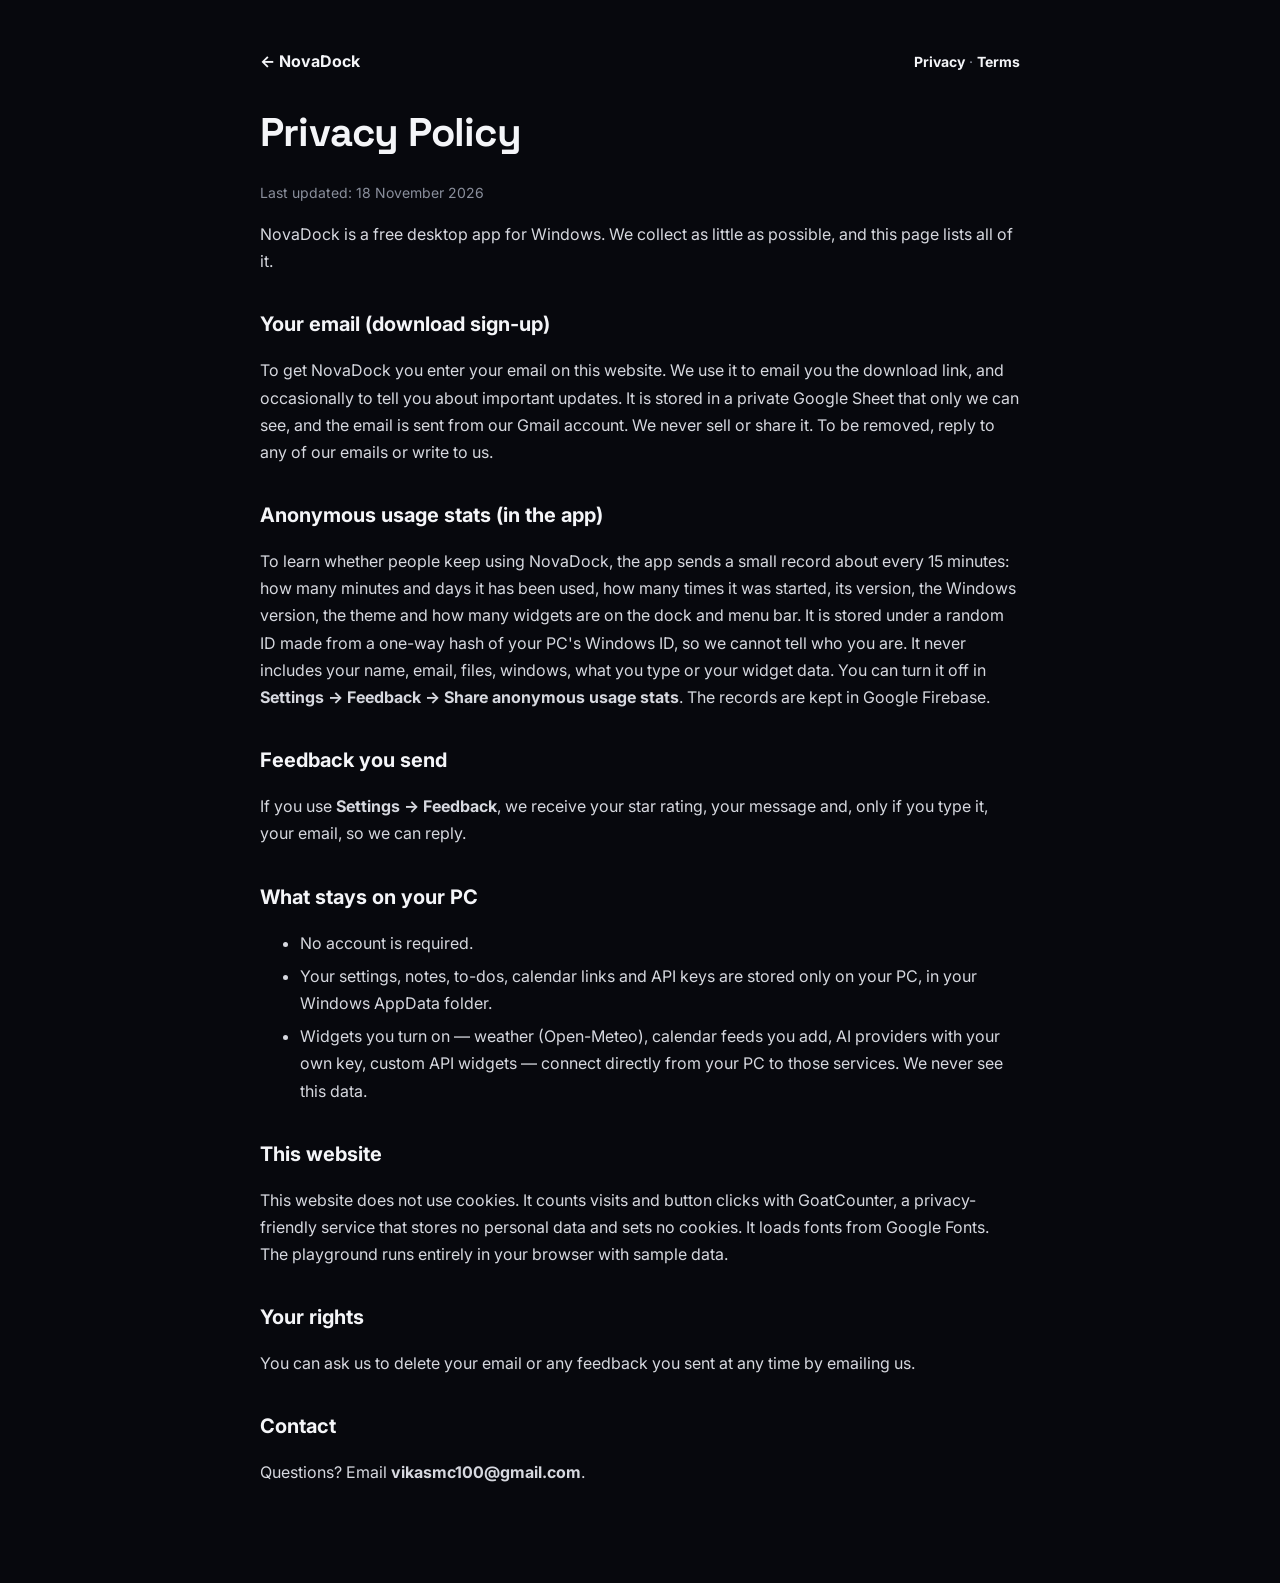
<file: privacy.html>
<!doctype html>
<html lang="en"><head><meta charset="utf-8"><meta name="viewport" content="width=device-width, initial-scale=1">
<title>Privacy Policy — NovaDock</title><link rel="icon" type="image/png" href="assets/favicon.png">
<link href="https://fonts.googleapis.com/css2?family=Inter:wght@400;600;700&family=Space+Grotesk:wght@700&display=swap" rel="stylesheet">
<style>
body{margin:0;background:#07080d;color:#d6d8df;font:16px/1.7 Inter,system-ui,sans-serif}
main{max-width:760px;margin:0 auto;padding:48px 24px 80px}
a{color:#8fb0ff} h1{font-family:"Space Grotesk",Inter,sans-serif;color:#f4f5f8;font-size:40px;margin:24px 0 4px;letter-spacing:-.02em}
h2{color:#f4f5f8;font-size:20px;margin:32px 0 8px} .muted{color:#8a8f9c;font-size:14px} li{margin:6px 0}
.top{display:flex;justify-content:space-between;align-items:center} .top a{text-decoration:none;color:#f4f5f8;font-weight:700}
</style></head>
<body><main>
<div class="top"><a href="./">← NovaDock</a><span class="muted"><a href="privacy.html">Privacy</a> · <a href="terms.html">Terms</a></span></div>
<h1>Privacy Policy</h1><p class="muted">Last updated: 18 November 2026</p>

<p>NovaDock is a free desktop app for Windows. We collect as little as possible, and this page lists all of it.</p>
<h2>Your email (download sign-up)</h2>
<p>To get NovaDock you enter your email on this website. We use it to email you the download link, and occasionally to tell you about important updates. It is stored in a private Google Sheet that only we can see, and the email is sent from our Gmail account. We never sell or share it. To be removed, reply to any of our emails or write to us.</p>
<h2>Anonymous usage stats (in the app)</h2>
<p>To learn whether people keep using NovaDock, the app sends a small record about every 15 minutes: how many minutes and days it has been used, how many times it was started, its version, the Windows version, the theme and how many widgets are on the dock and menu bar. It is stored under a random ID made from a one-way hash of your PC's Windows ID, so we cannot tell who you are. It never includes your name, email, files, windows, what you type or your widget data. You can turn it off in <b>Settings → Feedback → Share anonymous usage stats</b>. The records are kept in Google Firebase.</p>
<h2>Feedback you send</h2>
<p>If you use <b>Settings → Feedback</b>, we receive your star rating, your message and, only if you type it, your email, so we can reply.</p>
<h2>What stays on your PC</h2>
<ul><li>No account is required.</li><li>Your settings, notes, to-dos, calendar links and API keys are stored only on your PC, in your Windows AppData folder.</li><li>Widgets you turn on — weather (Open-Meteo), calendar feeds you add, AI providers with your own key, custom API widgets — connect directly from your PC to those services. We never see this data.</li></ul>
<h2>This website</h2>
<p>This website does not use cookies. It counts visits and button clicks with GoatCounter, a privacy-friendly service that stores no personal data and sets no cookies. It loads fonts from Google Fonts. The playground runs entirely in your browser with sample data.</p>
<h2>Your rights</h2>
<p>You can ask us to delete your email or any feedback you sent at any time by emailing us.</p>

<h2>Contact</h2><p>Questions? Email <b>vikasmc100@gmail.com</b>.</p>
</main></body></html>
</file>
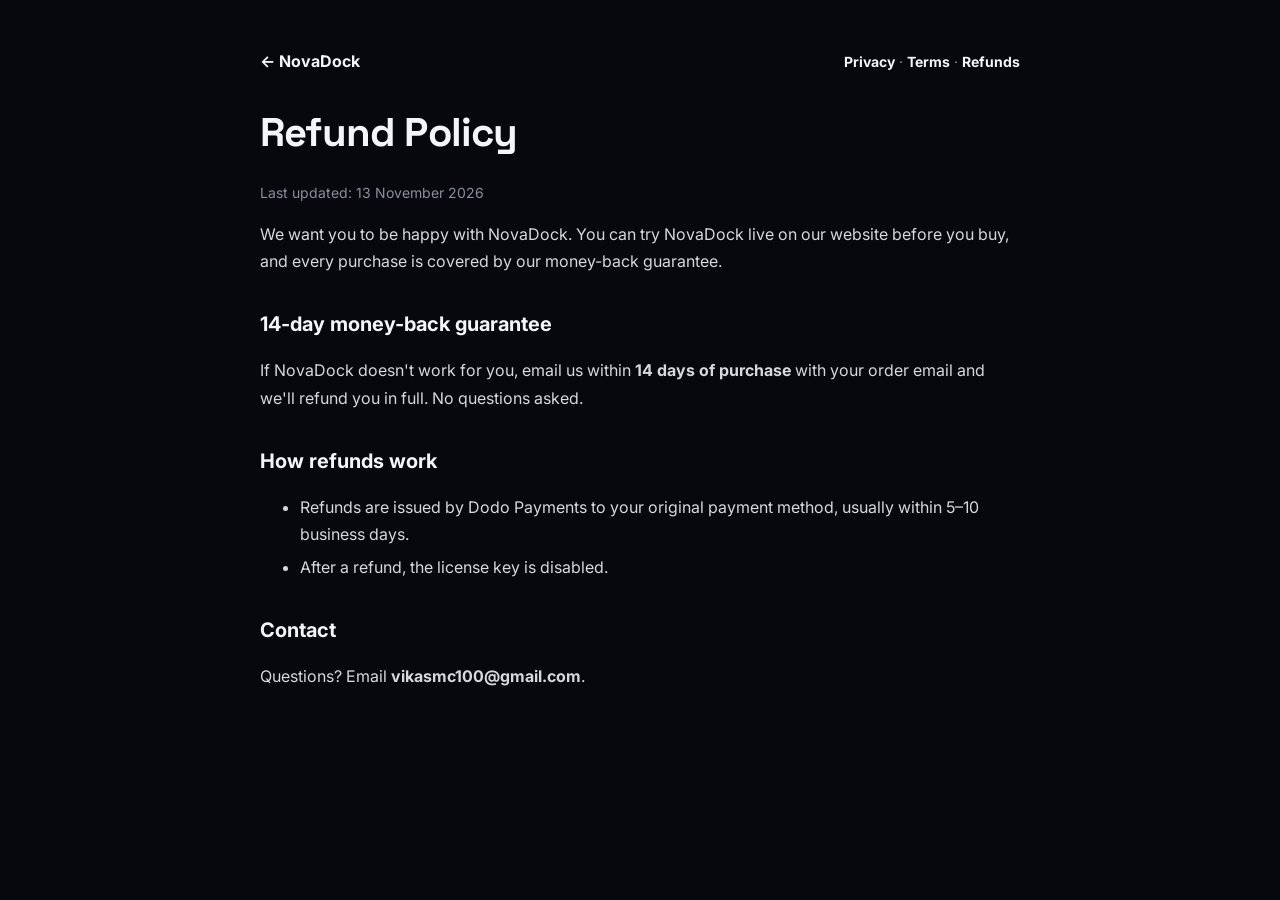
<file: refunds.html>
<!doctype html>
<html lang="en"><head><meta charset="utf-8"><meta name="viewport" content="width=device-width, initial-scale=1">
<title>Refund Policy — NovaDock</title><link rel="icon" type="image/png" href="assets/favicon.png">
<link href="https://fonts.googleapis.com/css2?family=Inter:wght@400;600;700&family=Space+Grotesk:wght@700&display=swap" rel="stylesheet">
<style>
body{margin:0;background:#07080d;color:#d6d8df;font:16px/1.7 Inter,system-ui,sans-serif}
main{max-width:760px;margin:0 auto;padding:48px 24px 80px}
a{color:#8fb0ff} h1{font-family:"Space Grotesk",Inter,sans-serif;color:#f4f5f8;font-size:40px;margin:24px 0 4px;letter-spacing:-.02em}
h2{color:#f4f5f8;font-size:20px;margin:32px 0 8px} .muted{color:#8a8f9c;font-size:14px} li{margin:6px 0}
.top{display:flex;justify-content:space-between;align-items:center} .top a{text-decoration:none;color:#f4f5f8;font-weight:700}
</style></head>
<body><main>
<div class="top"><a href="./">← NovaDock</a><span class="muted"><a href="privacy.html">Privacy</a> · <a href="terms.html">Terms</a> · <a href="refunds.html">Refunds</a></span></div>
<h1>Refund Policy</h1><p class="muted">Last updated: 13 November 2026</p>

<p>We want you to be happy with NovaDock. You can try NovaDock live on our website before you buy, and every purchase is covered by our money-back guarantee.</p>
<h2>14-day money-back guarantee</h2>
<p>If NovaDock doesn't work for you, email us within <b>14 days of purchase</b> with your order email and we'll refund you in full. No questions asked.</p>
<h2>How refunds work</h2>
<ul><li>Refunds are issued by Dodo Payments to your original payment method, usually within 5–10 business days.</li><li>After a refund, the license key is disabled.</li></ul>

<h2>Contact</h2><p>Questions? Email <b>vikasmc100@gmail.com</b>.</p>
</main></body></html>
</file>
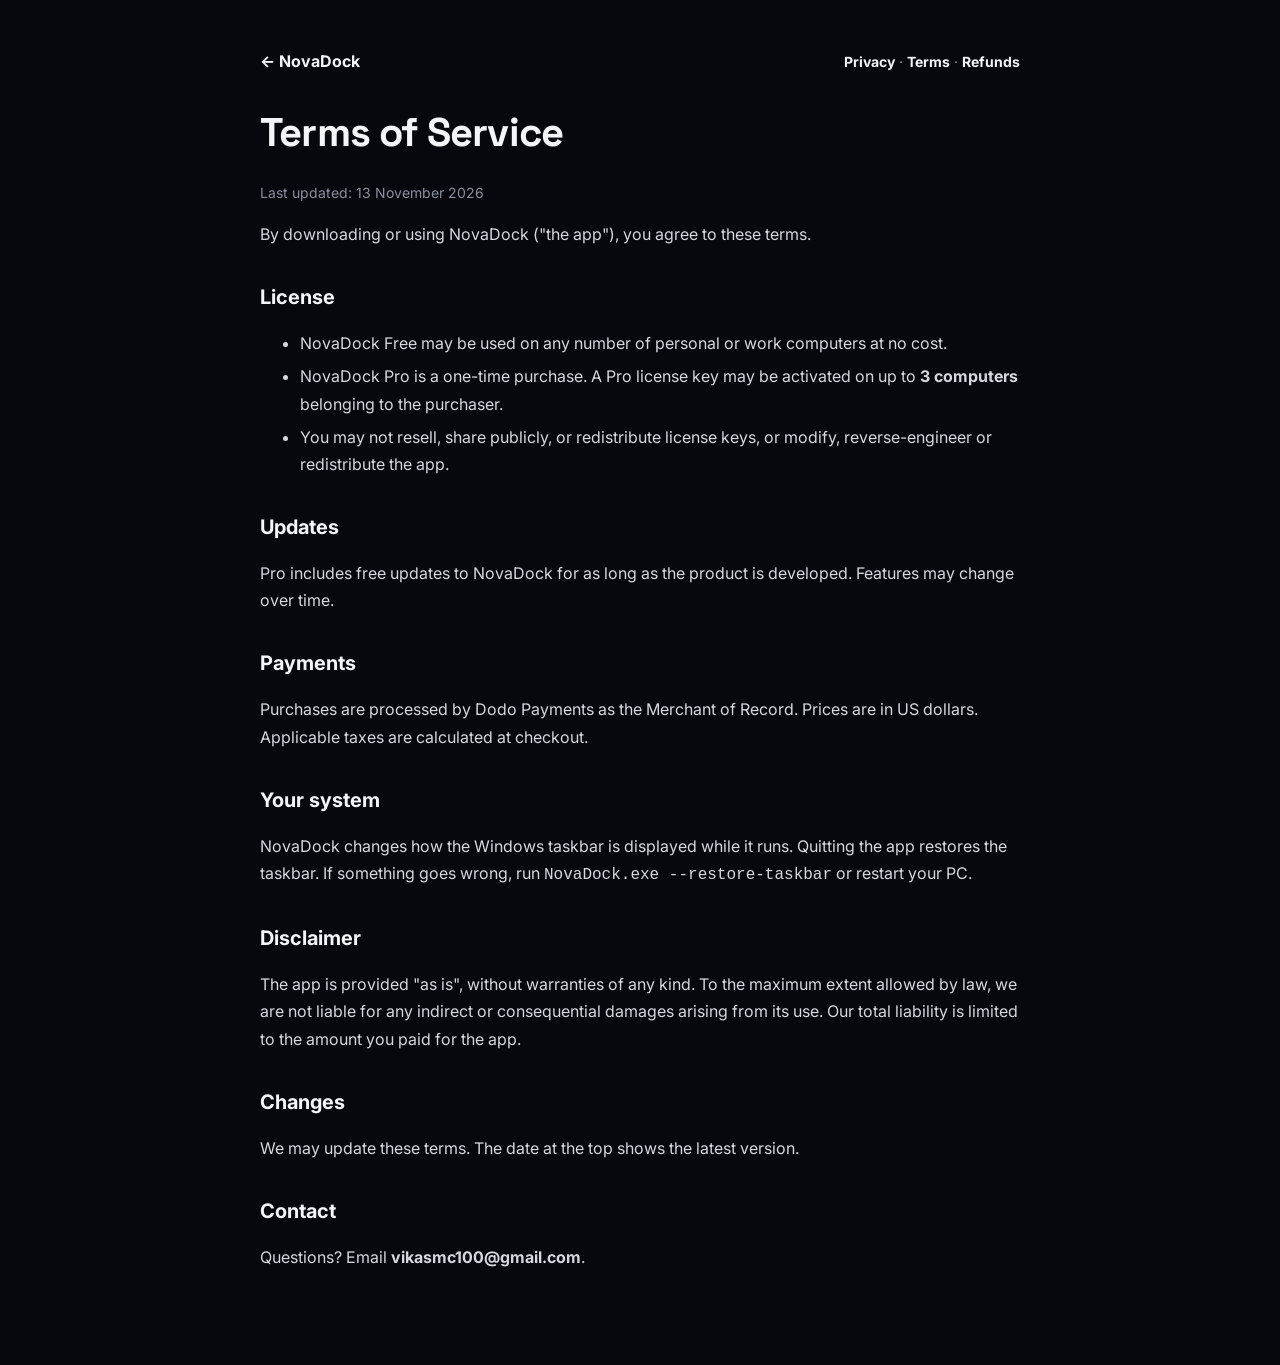
<file: terms.html>
<!doctype html>
<html lang="en"><head><meta charset="utf-8"><meta name="viewport" content="width=device-width, initial-scale=1">
<title>Terms of Service — NovaDock</title><link rel="icon" type="image/png" href="assets/favicon.png">
<link href="https://fonts.googleapis.com/css2?family=Inter:wght@400;600;700&family=Space+Grotesk:wght@700&display=swap" rel="stylesheet">
<style>
body{margin:0;background:#07080d;color:#d6d8df;font:16px/1.7 Inter,system-ui,sans-serif}
main{max-width:760px;margin:0 auto;padding:48px 24px 80px}
a{color:#8fb0ff} h1{font-family:"Space Grotesk",Inter,sans-serif;color:#f4f5f8;font-size:40px;margin:24px 0 4px;letter-spacing:-.02em}
h2{color:#f4f5f8;font-size:20px;margin:32px 0 8px} .muted{color:#8a8f9c;font-size:14px} li{margin:6px 0}
.top{display:flex;justify-content:space-between;align-items:center} .top a{text-decoration:none;color:#f4f5f8;font-weight:700}
</style></head>
<body><main>
<div class="top"><a href="./">← NovaDock</a><span class="muted"><a href="privacy.html">Privacy</a> · <a href="terms.html">Terms</a> · <a href="refunds.html">Refunds</a></span></div>
<h1>Terms of Service</h1><p class="muted">Last updated: 13 November 2026</p>

<p>By downloading or using NovaDock ("the app"), you agree to these terms.</p>
<h2>License</h2>
<ul>
<li>NovaDock Free may be used on any number of personal or work computers at no cost.</li>
<li>NovaDock Pro is a one-time purchase. A Pro license key may be activated on up to <b>3 computers</b> belonging to the purchaser.</li>
<li>You may not resell, share publicly, or redistribute license keys, or modify, reverse-engineer or redistribute the app.</li>
</ul>
<h2>Updates</h2>
<p>Pro includes free updates to NovaDock for as long as the product is developed. Features may change over time.</p>
<h2>Payments</h2>
<p>Purchases are processed by Dodo Payments as the Merchant of Record. Prices are in US dollars. Applicable taxes are calculated at checkout.</p>
<h2>Your system</h2>
<p>NovaDock changes how the Windows taskbar is displayed while it runs. Quitting the app restores the taskbar. If something goes wrong, run <code>NovaDock.exe --restore-taskbar</code> or restart your PC.</p>
<h2>Disclaimer</h2>
<p>The app is provided "as is", without warranties of any kind. To the maximum extent allowed by law, we are not liable for any indirect or consequential damages arising from its use. Our total liability is limited to the amount you paid for the app.</p>
<h2>Changes</h2>
<p>We may update these terms. The date at the top shows the latest version.</p>

<h2>Contact</h2><p>Questions? Email <b>vikasmc100@gmail.com</b>.</p>
</main></body></html>
</file>
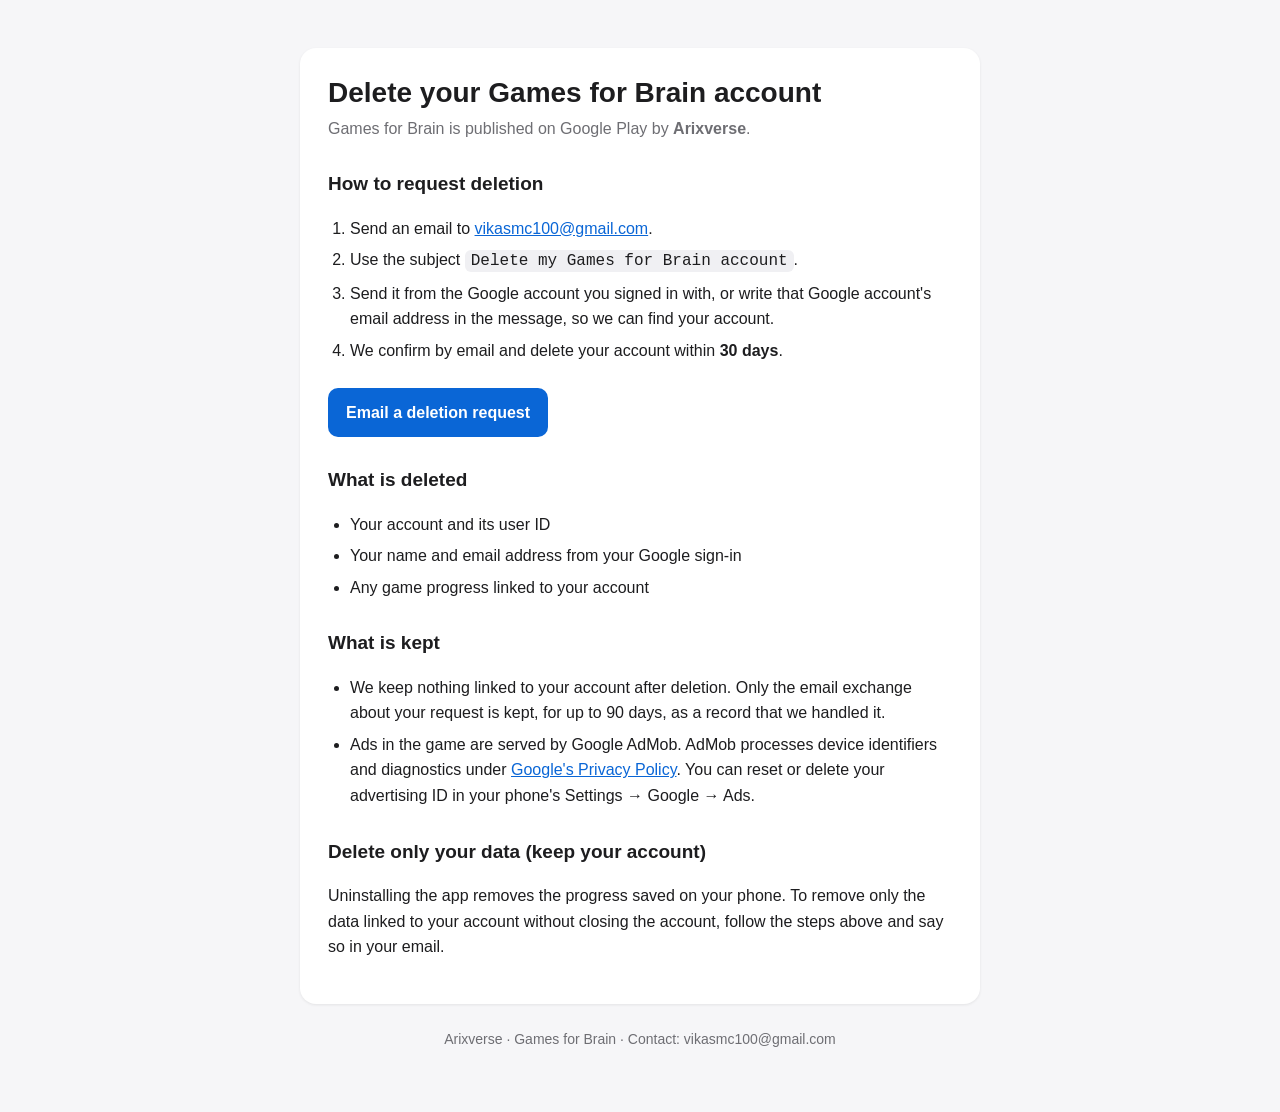
<file: games-for-brain/delete-account.html>
<!DOCTYPE html>
<html lang="en">
<head>
<meta charset="utf-8">
<meta name="viewport" content="width=device-width, initial-scale=1">
<title>Delete your account – Games for Brain by Arixverse</title>
<meta name="robots" content="noindex">
<style>
  :root { color-scheme: light dark; }
  body { margin: 0; font: 16px/1.6 -apple-system, BlinkMacSystemFont, "Segoe UI", Roboto, sans-serif; background: #f6f6f8; color: #1d1d1f; }
  main { max-width: 680px; margin: 0 auto; padding: 48px 20px 64px; }
  .card { background: #fff; border-radius: 16px; padding: 28px; box-shadow: 0 1px 3px rgba(0,0,0,.08); }
  h1 { font-size: 28px; line-height: 1.2; margin: 0 0 6px; }
  .sub { color: #6e6e73; margin: 0 0 24px; }
  h2 { font-size: 19px; margin: 28px 0 8px; }
  ol, ul { padding-left: 22px; }
  li { margin: 6px 0; }
  a { color: #0a66d6; }
  .btn { display: inline-block; margin-top: 8px; padding: 12px 18px; border-radius: 10px; background: #0a66d6; color: #fff; text-decoration: none; font-weight: 600; }
  code { background: #f0f0f3; padding: 2px 6px; border-radius: 6px; }
  footer { margin-top: 24px; color: #6e6e73; font-size: 14px; text-align: center; }
  @media (prefers-color-scheme: dark) {
    body { background: #000; color: #f5f5f7; }
    .card { background: #111114; box-shadow: none; border: 1px solid #222; }
    .sub, footer { color: #a1a1a6; }
    code { background: #222; }
    a { color: #4ea1ff; }
  }
</style>
</head>
<body>
<main>
  <div class="card">
    <h1>Delete your Games for Brain account</h1>
    <p class="sub">Games for Brain is published on Google Play by <b>Arixverse</b>.</p>

    <h2>How to request deletion</h2>
    <ol>
      <li>Send an email to <a href="mailto:vikasmc100@gmail.com?subject=Delete%20my%20Games%20for%20Brain%20account">vikasmc100@gmail.com</a>.</li>
      <li>Use the subject <code>Delete my Games for Brain account</code>.</li>
      <li>Send it from the Google account you signed in with, or write that Google account's email address in the message, so we can find your account.</li>
      <li>We confirm by email and delete your account within <b>30 days</b>.</li>
    </ol>
    <a class="btn" href="mailto:vikasmc100@gmail.com?subject=Delete%20my%20Games%20for%20Brain%20account">Email a deletion request</a>

    <h2>What is deleted</h2>
    <ul>
      <li>Your account and its user ID</li>
      <li>Your name and email address from your Google sign-in</li>
      <li>Any game progress linked to your account</li>
    </ul>

    <h2>What is kept</h2>
    <ul>
      <li>We keep nothing linked to your account after deletion. Only the email exchange about your request is kept, for up to 90 days, as a record that we handled it.</li>
      <li>Ads in the game are served by Google AdMob. AdMob processes device identifiers and diagnostics under <a href="https://policies.google.com/privacy">Google's Privacy Policy</a>. You can reset or delete your advertising ID in your phone's Settings → Google → Ads.</li>
    </ul>

    <h2 id="delete-data">Delete only your data (keep your account)</h2>
    <p>Uninstalling the app removes the progress saved on your phone. To remove only the data linked to your account without closing the account, follow the steps above and say so in your email.</p>
  </div>
  <footer>Arixverse · Games for Brain · Contact: vikasmc100@gmail.com</footer>
</main>
</body>
</html>
</file>
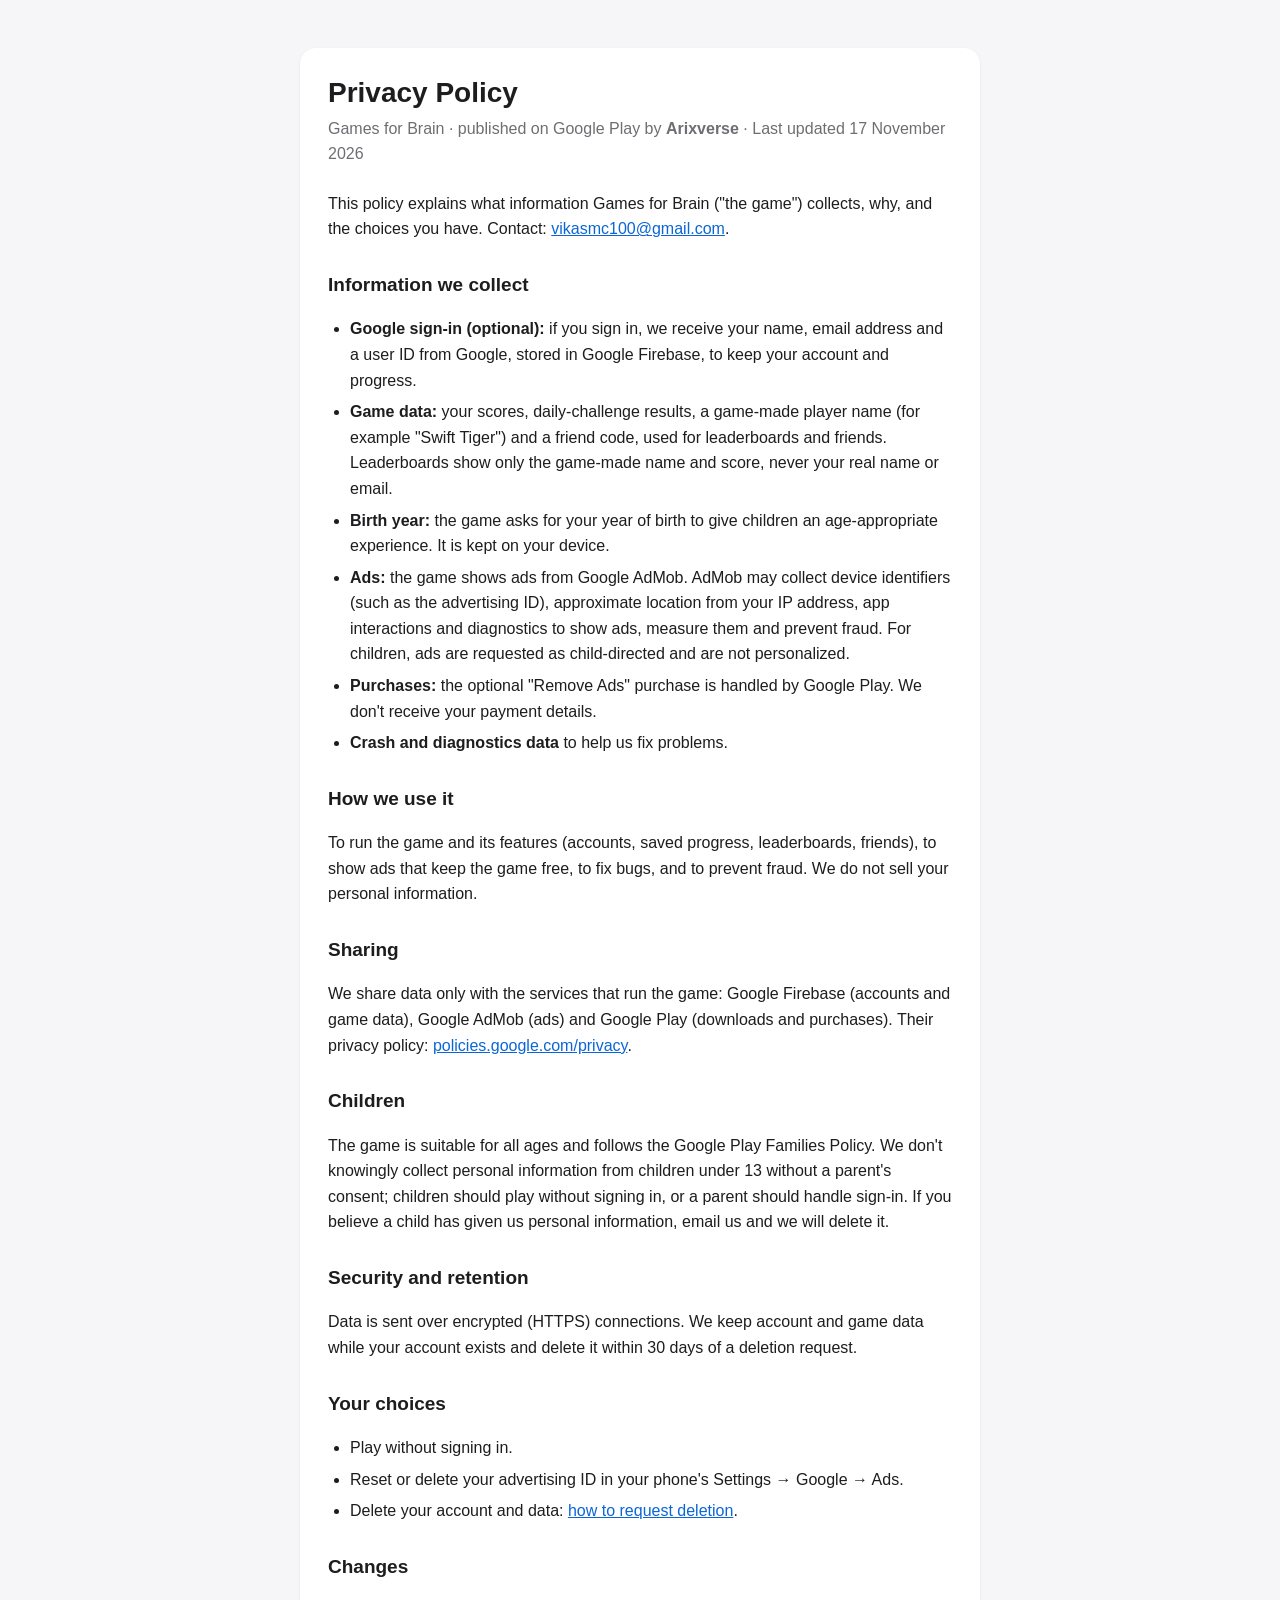
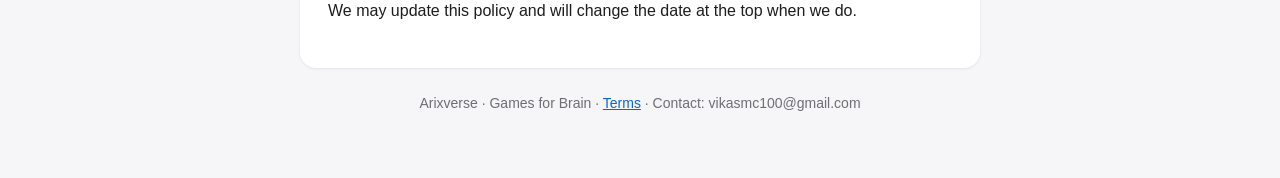
<file: games-for-brain/privacy.html>
<!DOCTYPE html>
<html lang="en">
<head>
<meta charset="utf-8">
<meta name="viewport" content="width=device-width, initial-scale=1">
<title>Privacy Policy – Games for Brain by Arixverse</title>
<meta name="robots" content="noindex">
<style>
  :root { color-scheme: light dark; }
  body { margin: 0; font: 16px/1.6 -apple-system, BlinkMacSystemFont, "Segoe UI", Roboto, sans-serif; background: #f6f6f8; color: #1d1d1f; }
  main { max-width: 680px; margin: 0 auto; padding: 48px 20px 64px; }
  .card { background: #fff; border-radius: 16px; padding: 28px; box-shadow: 0 1px 3px rgba(0,0,0,.08); }
  h1 { font-size: 28px; line-height: 1.2; margin: 0 0 6px; }
  .sub { color: #6e6e73; margin: 0 0 24px; }
  h2 { font-size: 19px; margin: 28px 0 8px; }
  ol, ul { padding-left: 22px; }
  li { margin: 6px 0; }
  a { color: #0a66d6; }
  .btn { display: inline-block; margin-top: 8px; padding: 12px 18px; border-radius: 10px; background: #0a66d6; color: #fff; text-decoration: none; font-weight: 600; }
  code { background: #f0f0f3; padding: 2px 6px; border-radius: 6px; }
  footer { margin-top: 24px; color: #6e6e73; font-size: 14px; text-align: center; }
  @media (prefers-color-scheme: dark) {
    body { background: #000; color: #f5f5f7; }
    .card { background: #111114; box-shadow: none; border: 1px solid #222; }
    .sub, footer { color: #a1a1a6; }
    code { background: #222; }
    a { color: #4ea1ff; }
  }
</style>
</head>
<body>
<main>
  <div class="card">
    <h1>Privacy Policy</h1>
    <p class="sub">Games for Brain · published on Google Play by <b>Arixverse</b> · Last updated 17 November 2026</p>

    <p>This policy explains what information Games for Brain ("the game") collects, why, and the choices you have. Contact: <a href="mailto:vikasmc100@gmail.com">vikasmc100@gmail.com</a>.</p>

    <h2>Information we collect</h2>
    <ul>
      <li><b>Google sign-in (optional):</b> if you sign in, we receive your name, email address and a user ID from Google, stored in Google Firebase, to keep your account and progress.</li>
      <li><b>Game data:</b> your scores, daily-challenge results, a game-made player name (for example "Swift Tiger") and a friend code, used for leaderboards and friends. Leaderboards show only the game-made name and score, never your real name or email.</li>
      <li><b>Birth year:</b> the game asks for your year of birth to give children an age-appropriate experience. It is kept on your device.</li>
      <li><b>Ads:</b> the game shows ads from Google AdMob. AdMob may collect device identifiers (such as the advertising ID), approximate location from your IP address, app interactions and diagnostics to show ads, measure them and prevent fraud. For children, ads are requested as child-directed and are not personalized.</li>
      <li><b>Purchases:</b> the optional "Remove Ads" purchase is handled by Google Play. We don't receive your payment details.</li>
      <li><b>Crash and diagnostics data</b> to help us fix problems.</li>
    </ul>

    <h2>How we use it</h2>
    <p>To run the game and its features (accounts, saved progress, leaderboards, friends), to show ads that keep the game free, to fix bugs, and to prevent fraud. We do not sell your personal information.</p>

    <h2>Sharing</h2>
    <p>We share data only with the services that run the game: Google Firebase (accounts and game data), Google AdMob (ads) and Google Play (downloads and purchases). Their privacy policy: <a href="https://policies.google.com/privacy">policies.google.com/privacy</a>.</p>

    <h2>Children</h2>
    <p>The game is suitable for all ages and follows the Google Play Families Policy. We don't knowingly collect personal information from children under 13 without a parent's consent; children should play without signing in, or a parent should handle sign-in. If you believe a child has given us personal information, email us and we will delete it.</p>

    <h2>Security and retention</h2>
    <p>Data is sent over encrypted (HTTPS) connections. We keep account and game data while your account exists and delete it within 30 days of a deletion request.</p>

    <h2>Your choices</h2>
    <ul>
      <li>Play without signing in.</li>
      <li>Reset or delete your advertising ID in your phone's Settings → Google → Ads.</li>
      <li>Delete your account and data: <a href="delete-account.html">how to request deletion</a>.</li>
    </ul>

    <h2>Changes</h2>
    <p>We may update this policy and will change the date at the top when we do.</p>
  </div>
  <footer>Arixverse · Games for Brain · <a href="terms.html">Terms</a> · Contact: vikasmc100@gmail.com</footer>
</main>
</body>
</html>
</file>
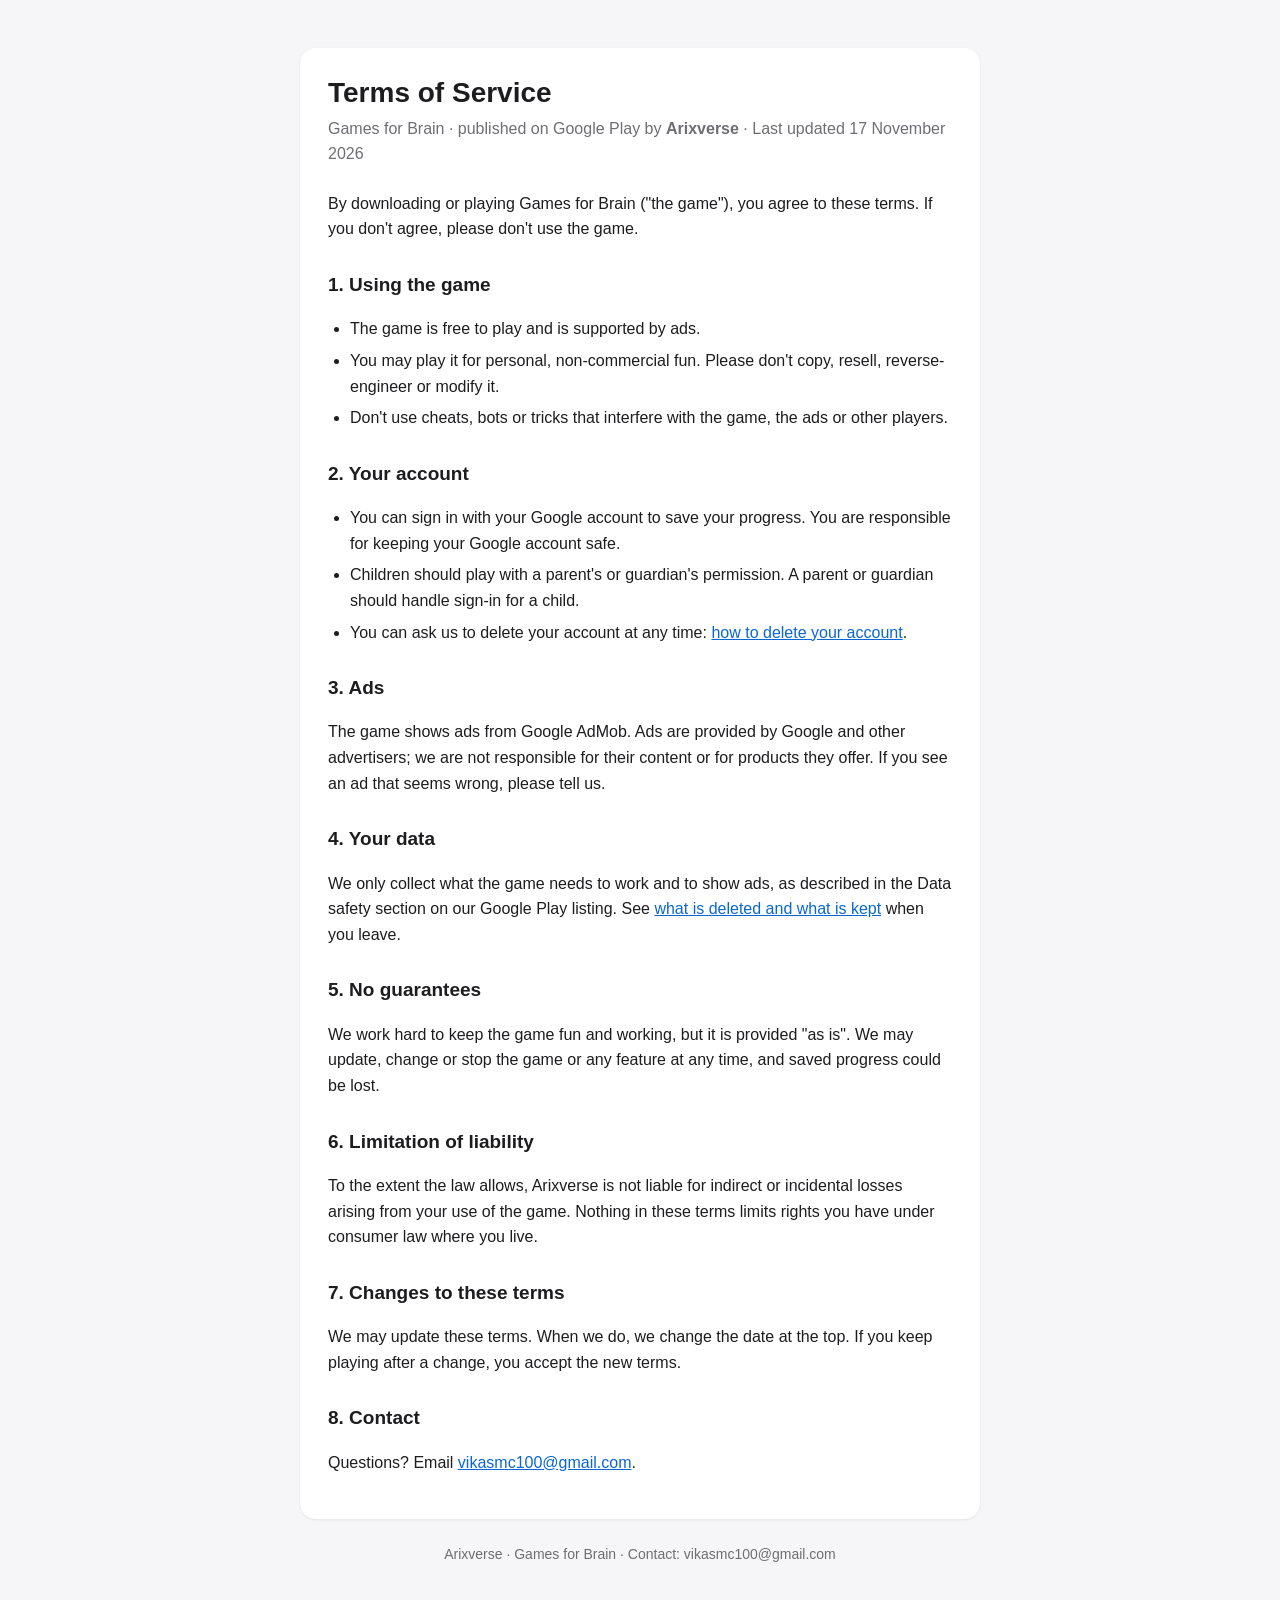
<file: games-for-brain/terms.html>
<!DOCTYPE html>
<html lang="en">
<head>
<meta charset="utf-8">
<meta name="viewport" content="width=device-width, initial-scale=1">
<title>Terms of Service – Games for Brain by Arixverse</title>
<meta name="robots" content="noindex">
<style>
  :root { color-scheme: light dark; }
  body { margin: 0; font: 16px/1.6 -apple-system, BlinkMacSystemFont, "Segoe UI", Roboto, sans-serif; background: #f6f6f8; color: #1d1d1f; }
  main { max-width: 680px; margin: 0 auto; padding: 48px 20px 64px; }
  .card { background: #fff; border-radius: 16px; padding: 28px; box-shadow: 0 1px 3px rgba(0,0,0,.08); }
  h1 { font-size: 28px; line-height: 1.2; margin: 0 0 6px; }
  .sub { color: #6e6e73; margin: 0 0 24px; }
  h2 { font-size: 19px; margin: 28px 0 8px; }
  ol, ul { padding-left: 22px; }
  li { margin: 6px 0; }
  a { color: #0a66d6; }
  .btn { display: inline-block; margin-top: 8px; padding: 12px 18px; border-radius: 10px; background: #0a66d6; color: #fff; text-decoration: none; font-weight: 600; }
  code { background: #f0f0f3; padding: 2px 6px; border-radius: 6px; }
  footer { margin-top: 24px; color: #6e6e73; font-size: 14px; text-align: center; }
  @media (prefers-color-scheme: dark) {
    body { background: #000; color: #f5f5f7; }
    .card { background: #111114; box-shadow: none; border: 1px solid #222; }
    .sub, footer { color: #a1a1a6; }
    code { background: #222; }
    a { color: #4ea1ff; }
  }
</style>
</head>
<body>
<main>
  <div class="card">
    <h1>Terms of Service</h1>
    <p class="sub">Games for Brain · published on Google Play by <b>Arixverse</b> · Last updated 17 November 2026</p>

    <p>By downloading or playing Games for Brain ("the game"), you agree to these terms. If you don't agree, please don't use the game.</p>

    <h2>1. Using the game</h2>
    <ul>
      <li>The game is free to play and is supported by ads.</li>
      <li>You may play it for personal, non-commercial fun. Please don't copy, resell, reverse-engineer or modify it.</li>
      <li>Don't use cheats, bots or tricks that interfere with the game, the ads or other players.</li>
    </ul>

    <h2>2. Your account</h2>
    <ul>
      <li>You can sign in with your Google account to save your progress. You are responsible for keeping your Google account safe.</li>
      <li>Children should play with a parent's or guardian's permission. A parent or guardian should handle sign-in for a child.</li>
      <li>You can ask us to delete your account at any time: <a href="delete-account.html">how to delete your account</a>.</li>
    </ul>

    <h2>3. Ads</h2>
    <p>The game shows ads from Google AdMob. Ads are provided by Google and other advertisers; we are not responsible for their content or for products they offer. If you see an ad that seems wrong, please tell us.</p>

    <h2>4. Your data</h2>
    <p>We only collect what the game needs to work and to show ads, as described in the Data safety section on our Google Play listing. See <a href="delete-account.html">what is deleted and what is kept</a> when you leave.</p>

    <h2>5. No guarantees</h2>
    <p>We work hard to keep the game fun and working, but it is provided "as is". We may update, change or stop the game or any feature at any time, and saved progress could be lost.</p>

    <h2>6. Limitation of liability</h2>
    <p>To the extent the law allows, Arixverse is not liable for indirect or incidental losses arising from your use of the game. Nothing in these terms limits rights you have under consumer law where you live.</p>

    <h2>7. Changes to these terms</h2>
    <p>We may update these terms. When we do, we change the date at the top. If you keep playing after a change, you accept the new terms.</p>

    <h2>8. Contact</h2>
    <p>Questions? Email <a href="mailto:vikasmc100@gmail.com?subject=Games%20for%20Brain">vikasmc100@gmail.com</a>.</p>
  </div>
  <footer>Arixverse · Games for Brain · Contact: vikasmc100@gmail.com</footer>
</main>
</body>
</html>
</file>
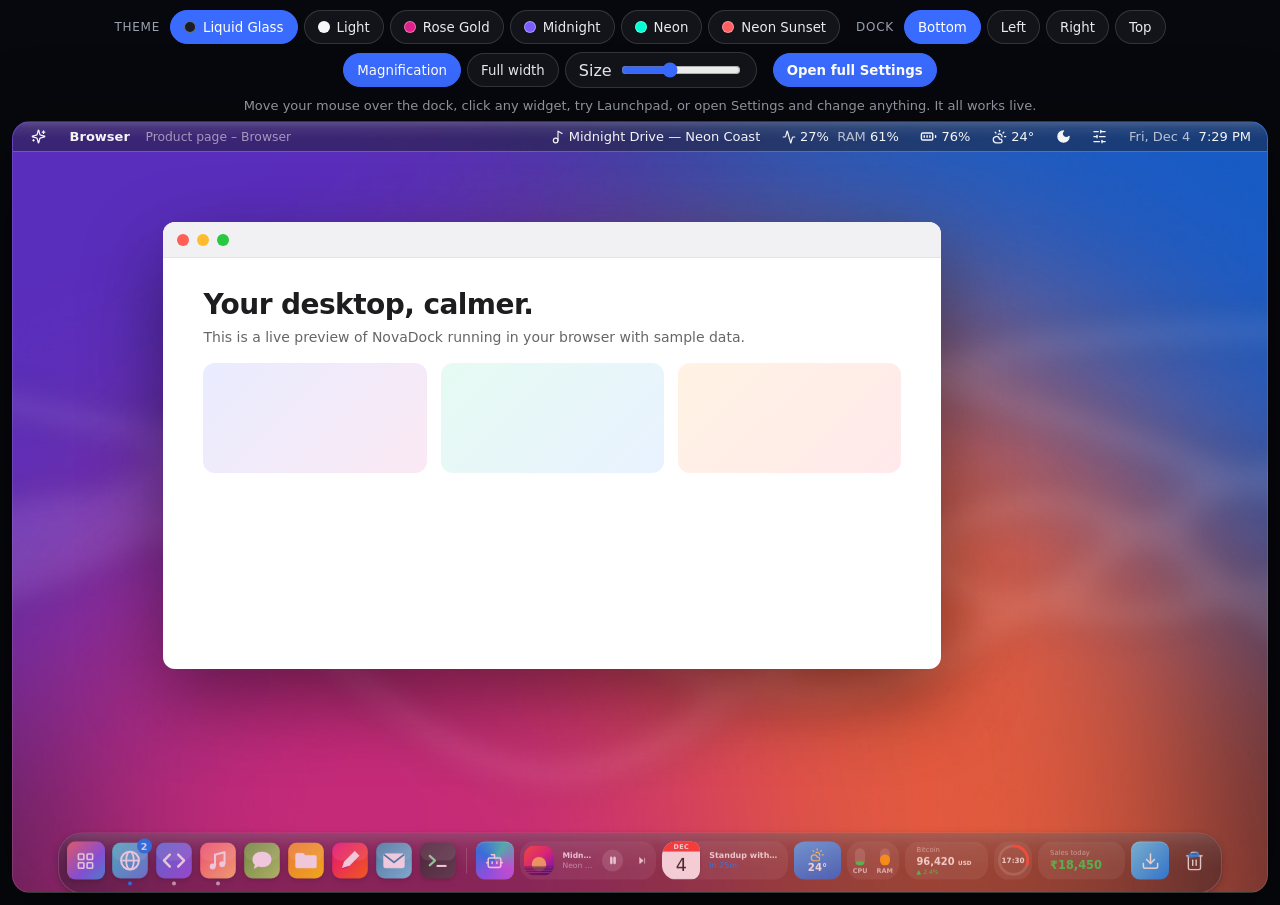
<file: play/playground.html>
<!doctype html>
<html lang="en">
<head>
<meta charset="utf-8">
<meta name="viewport" content="width=device-width, initial-scale=1">
<meta name="color-scheme" content="dark">
<title>NovaDock Playground — try it in your browser</title>
<style>
  * { box-sizing: border-box; }
  html, body { margin: 0; background: #07080d; color: #f4f5f8; font-family: Inter, "Segoe UI", system-ui, sans-serif; }
  .bar { display: flex; flex-wrap: wrap; gap: 8px 16px; align-items: center; justify-content: center; padding: 10px 16px; }
  .group { display: flex; gap: 6px; align-items: center; flex-wrap: wrap; }
  .group > span { font-size: 12px; color: #9aa0ad; text-transform: uppercase; letter-spacing: .06em; margin-right: 4px; }
  .chip { border: 1px solid rgba(255,255,255,.14); background: rgba(255,255,255,.05); color: #e8eaf0; border-radius: 999px; padding: 7px 13px; font: 500 13px inherit; font-family: inherit; cursor: pointer; min-height: 34px; display: inline-flex; align-items: center; gap: 7px; }
  .chip:hover { background: rgba(255,255,255,.1); }
  .chip.on { background: #3a6bff; border-color: #3a6bff; color: #fff; }
  .chip i { width: 12px; height: 12px; border-radius: 50%; display: inline-block; border: 1px solid rgba(255,255,255,.35); }
  .chip.primary { background: #3a6bff; border-color: #3a6bff; color: #fff; font-weight: 600; }
  input[type=range] { accent-color: #3a6bff; width: 120px; }
  #stage { padding: 0 12px 12px; }
  #desk { position: relative; margin: 0 auto; width: 100%; max-width: 1360px; height: max(520px, calc(100vh - 128px)); border-radius: 18px; overflow: hidden;
          background: #222 center/cover no-repeat; box-shadow: 0 30px 90px rgba(0,0,0,.6); border: 1px solid rgba(255,255,255,.1); }
  #desk iframe { position: absolute; border: 0; background: transparent; }
  .win { position: absolute; left: 12%; top: 13%; width: 62%; height: 58%; border-radius: 12px; overflow: hidden; background: #fff; box-shadow: 0 30px 80px rgba(0,0,0,.45); color: #1d1d1f; }
  .win .t { height: 36px; background: #f1f1f4; display: flex; align-items: center; gap: 8px; padding: 0 14px; border-bottom: 1px solid #e3e3e8; }
  .win .t b { width: 12px; height: 12px; border-radius: 50%; display: inline-block; }
  .win .c { padding: 30px 40px; }
  .win h2 { margin: 0 0 8px; font-size: 28px; letter-spacing: -.02em; }
  .win p { margin: 0 0 18px; color: #666; font-size: 14px; }
  .win .g { display: grid; grid-template-columns: repeat(3, minmax(0,1fr)); gap: 14px; }
  .win .g div { height: 110px; border-radius: 12px; background: linear-gradient(135deg,#e9ecff,#fbe9f4); }
  .win .g div:nth-child(2) { background: linear-gradient(135deg,#e6fbf3,#e9f2ff); }
  .win .g div:nth-child(3) { background: linear-gradient(135deg,#fff3e3,#ffe9ec); }
  #panelWrap { position: absolute; z-index: 30; border-radius: 20px; overflow: hidden; opacity: 0; pointer-events: none; transform: scale(.97);
               transition: opacity .18s ease, transform .2s cubic-bezier(.2,.9,.3,1.15); backdrop-filter: blur(30px) saturate(1.4); box-shadow: 0 24px 60px rgba(0,0,0,.45); }
  #panelWrap.on { opacity: 1; pointer-events: auto; transform: none; }
  #panelWrap iframe { position: static !important; width: 100%; height: 100%; }
  #lpBack { position: absolute; inset: 0; z-index: 25; backdrop-filter: blur(24px) brightness(.8); opacity: 0; pointer-events: none; transition: opacity .25s; }
  #lpBack.on { opacity: 1; pointer-events: auto; }
  #settingsWrap { position: absolute; z-index: 40; left: 50%; top: 50%; width: min(1000px, 94%); height: min(660px, 88%); transform: translate(-50%, -50%) scale(.97);
                  border-radius: 12px; overflow: hidden; box-shadow: 0 40px 100px rgba(0,0,0,.6); opacity: 0; pointer-events: none; transition: all .2s; background: #1c1c1e; }
  #settingsWrap.on { opacity: 1; pointer-events: auto; transform: translate(-50%, -50%); }
  #settingsWrap .t { height: 34px; background: #2a2a2d; display: flex; align-items: center; justify-content: space-between; padding: 0 8px 0 14px; font-size: 13px; color: #c9cbd2; }
  #settingsWrap .t button { border: 0; background: transparent; color: #c9cbd2; font-size: 20px; width: 34px; height: 30px; border-radius: 6px; cursor: pointer; }
  #settingsWrap .t button:hover { background: #e81123; color: #fff; }
  #settingsWrap iframe { position: static !important; width: 100%; height: calc(100% - 34px); }
  #toast { position: absolute; z-index: 60; left: 50%; top: 52px; transform: translateX(-50%) translateY(-8px); opacity: 0; transition: all .25s; pointer-events: none;
           background: rgba(15,15,20,.85); color: #fff; padding: 9px 16px; border-radius: 999px; font-size: 14px; border: 1px solid rgba(255,255,255,.15); backdrop-filter: blur(12px); white-space: nowrap; }
  #toast.on { opacity: 1; transform: translateX(-50%); }
  #hint { text-align: center; color: #9aa0ad; font-size: 13px; padding: 0 16px 8px; }
  #mobile { display: none; padding: 40px 24px; text-align: center; color: #c4c7d1; }
  /* Hero mode (?hero=1): edge-to-edge desktop for the website's first screen, no toolbar or demo window. */
  html.hero, html.hero body { height: 100%; overflow: hidden; background: transparent !important; }
  html.hero .bar, html.hero #hint, html.hero .win { display: none; }
  html.hero #stage { padding: 0; height: 100%; }
  html.hero #desk { max-width: none; height: 100vh; border-radius: 0; border: 0; box-shadow: none; background-color: transparent; }
  @media (max-width: 640px) { #stage, .bar, #hint { display: none; } #mobile { display: block; } }
</style>
</head>
<body>
  <script>if (/[?&]hero=1/.test(location.search)) document.documentElement.classList.add("hero");</script>
  <div class="bar">
    <div class="group" id="themes"><span>Theme</span></div>
    <div class="group" id="positions"><span>Dock</span></div>
    <div class="group">
      <button class="chip" id="mag">Magnification</button>
      <button class="chip" id="layout">Full width</button>
      <label class="chip" style="cursor:default">Size <input id="size" type="range" min="32" max="72" value="48" aria-label="Icon size"></label>
    </div>
    <button class="chip primary" id="openSettings">Open full Settings</button>
  </div>
  <div id="hint">Move your mouse over the dock, click any widget, try Launchpad, or open Settings and change anything. It all works live.</div>
  <div id="stage">
    <div id="desk">
      <div class="win" aria-hidden="true">
        <div class="t"><b style="background:#ff5f57"></b><b style="background:#febc2e"></b><b style="background:#28c840"></b></div>
        <div class="c"><h2>Your desktop, calmer.</h2><p>This is a live preview of NovaDock running in your browser with sample data.</p><div class="g"><div></div><div></div><div></div></div></div>
      </div>
      <iframe id="f-menubar" title="NovaDock menu bar"></iframe>
      <iframe id="f-dock" title="NovaDock dock"></iframe>
      <div id="lpBack"></div>
      <div id="panelWrap"><iframe id="f-panel" title="NovaDock panel"></iframe></div>
      <div id="settingsWrap"><div class="t"><span>NovaDock Settings</span><button id="closeSettings" aria-label="Close settings">×</button></div><iframe id="f-settings" title="NovaDock settings"></iframe></div>
      <div id="toast"></div>
    </div>
  </div>
  <div id="mobile">The playground needs a mouse. Open this page on a laptop or desktop to try NovaDock live.</div>
<script>
(function () {
  const desk = document.getElementById("desk");
  // The page can run this before the playground has a size (iframe still laying
  // out, background tab, slow load). Wait until the desktop area is measurable.
  if (desk.clientWidth < 50 || desk.clientHeight < 50) {
    const ro = new ResizeObserver(() => {
      if (desk.clientWidth >= 50 && desk.clientHeight >= 50) { ro.disconnect(); boot(); }
    });
    ro.observe(desk);
  } else boot();
  function boot() {
  const W = desk.clientWidth, H = desk.clientHeight;
  const frames = { menubar: f("menubar"), dock: f("dock"), panel: f("panel"), settings: f("settings") };
  function f(n) { return document.getElementById("f-" + n); }
  const PRESETS = {
    glass: { label: "Liquid Glass", wall: "dark", dot: "#1a1d27", ap: { blur: "css", mode: "dark", tint: "#1a1d27", tintOpacity: 48, borderColor: "#ffffff", borderOpacity: 22, radius: 24, accent: "#0a84ff", gloss: true, shadow: true, textColor: "", fx: "" } },
    light: { label: "Light", wall: "light", dot: "#f7f7fa", ap: { blur: "css", mode: "light", tint: "#f7f7fa", tintOpacity: 62, borderColor: "#ffffff", borderOpacity: 70, radius: 24, accent: "#007aff", gloss: true, shadow: true, textColor: "", fx: "" } },
    rose: { label: "Rose Gold", wall: "dark", dot: "#e0218a", ap: { blur: "css", mode: "dark", tint: "#2a0f22", tintOpacity: 62, borderColor: "#d4af37", borderOpacity: 50, radius: 24, accent: "#e0218a", gloss: true, shadow: true, textColor: "", fx: "" } },
    midnight: { label: "Midnight", wall: "dark", dot: "#7c5cff", ap: { blur: "css", mode: "dark", tint: "#0b1020", tintOpacity: 66, borderColor: "#7c5cff", borderOpacity: 40, radius: 22, accent: "#7c5cff", gloss: true, shadow: true, textColor: "", fx: "" } },
    neon: { label: "Neon", wall: "dark", dot: "#00ffd5", ap: { blur: "css", mode: "dark", tint: "#050510", tintOpacity: 78, borderColor: "#00ffd5", borderOpacity: 60, radius: 16, accent: "#00ffd5", gloss: false, shadow: true, textColor: "#e8fffb", fx: "" } },
    sunset: { label: "Neon Sunset", wall: "sunset", dot: "#ff5e62", ap: { blur: "css", mode: "dark", tint: "#1a0b2e", tintOpacity: 86, borderColor: "#ff4fa3", borderOpacity: 70, radius: 18, accent: "#2de2e6", gloss: true, shadow: true, textColor: "#fff4f8", font: "rounded", fx: "sunset" } },
  };
  let cfg = null, theme = "glass";
  const src = (w) => `index.html?wall=0&embed=1&w=${w}&preset=glass&sw=${W}&sh=${H}`;
  const HERO = document.documentElement.classList.contains("hero");
  desk.style.backgroundImage = HERO ? "none" : "url(assets/wall-dark.jpg)";
  frames.menubar.src = src("menubar");
  frames.dock.src = src("dock");
  frames.panel.src = src("panel");
  let settingsLoaded = false;

  function post(fr, msg) { try { fr.contentWindow.postMessage(Object.assign({ nd: true, from: "parent" }, msg), "*"); } catch (e) {} }
  function relay(msg, except) { for (const [k, fr] of Object.entries(frames)) if (k !== except && fr.src) post(fr, msg); }
  function frameRect(name) { const r = frames[name].getBoundingClientRect(), d = desk.getBoundingClientRect(); return { x: r.left - d.left, y: r.top - d.top, w: r.width, h: r.height }; }
  function toast(t) { const el = document.getElementById("toast"); el.textContent = t; el.classList.add("on"); clearTimeout(toast.t); toast.t = setTimeout(() => el.classList.remove("on"), 2200); }

  // ---- layout (mirrors the real app's Rust logic)
  const mbH = () => (cfg && cfg.menubar.enabled === false ? 0 : (cfg ? cfg.menubar.height : 30));
  function layoutMenubar() {
    const m = frames.menubar.style;
    m.left = "0px"; m.top = "0px"; m.width = W + "px"; m.height = (cfg ? cfg.menubar.height : 30) + "px";
    m.display = cfg && cfg.menubar.enabled === false ? "none" : "block"; m.zIndex = 10;
  }
  let lastDock = null;
  function layoutDock(a) {
    if (a) lastDock = a; a = lastDock; if (!a) return;
    const pos = (cfg && cfg.dock.position) || "bottom";
    const margin = a.full ? 0 : Math.max(-a.inset, ((cfg && cfg.dock.margin) || 8) - a.inset);
    const top = mbH(), areaH = H - top;
    let w = a.width, h = a.height;
    if (a.full) { if (pos === "left" || pos === "right") h = areaH; else w = W; }
    w = Math.min(w, W); h = Math.min(h, H);
    let x, y;
    if (a.hidden) {
      const s = 3;
      if (pos === "top") { x = (W - w) / 2; y = top; h = s; } else if (pos === "left") { x = 0; y = top + (areaH - h) / 2; w = s; }
      else if (pos === "right") { x = W - s; y = top + (areaH - h) / 2; w = s; } else { x = (W - w) / 2; y = H - s; h = s; }
    } else if (pos === "top") { x = (W - w) / 2; y = top + margin; }
    else if (pos === "left") { x = margin; y = top + (areaH - h) / 2; }
    else if (pos === "right") { x = W - w - margin; y = top + (areaH - h) / 2; }
    else { x = (W - w) / 2; y = H - h - margin; }
    Object.assign(frames.dock.style, { left: x + "px", top: y + "px", width: w + "px", height: h + "px", zIndex: 12, display: cfg && cfg.dock.enabled === false ? "none" : "block" });
  }

  // ---- panel
  const wrap = document.getElementById("panelWrap"), lpBack = document.getElementById("lpBack");
  let panel = { visible: false, kind: null, hiddenAt: 0, lastKind: null };
  function hidePanel() {
    if (!panel.visible) return;
    wrap.classList.remove("on"); lpBack.classList.remove("on");
    panel.visible = false; panel.hiddenAt = Date.now(); panel.lastKind = panel.kind; panel.kind = null;
    relay({ type: "panel-state" });
    if (HERO) try { window.parent.postMessage({ ndHero: "panel", open: false }, "*"); } catch (e) {}
  }
  function showPanel(m) {
    if (panel.visible && panel.kind === m.kind) return hidePanel();
    if (!panel.visible && panel.lastKind === m.kind && Date.now() - panel.hiddenAt < 350) return;
    const w = Math.min(m.width, W - 20), h = Math.min(m.height, H - 20), gap = 10;
    let x, y;
    if (m.side === "center") { x = (W - w) / 2; y = (H - h) / 2 + 10; }
    else {
      const fr = frameRect(m.from === "menubar" ? "menubar" : "dock");
      const ax = fr.x + m.ax, ay = fr.y + m.ay, aw = m.aw, ah = m.ah;
      if (m.side === "above") { x = ax + aw / 2 - w / 2; y = ay - h - gap; }
      else if (m.side === "below") { x = ax + aw / 2 - w / 2; y = ay + ah + 6; }
      else if (m.side === "right") { x = ax + aw + gap; y = ay + ah / 2 - h / 2; }
      else { x = ax - w - gap; y = ay + ah / 2 - h / 2; }
    }
    x = Math.max(8, Math.min(W - w - 8, x)); y = Math.max(8, Math.min(H - h - 8, y));
    Object.assign(wrap.style, { left: x + "px", top: y + "px", width: w + "px", height: h + "px" });
    post(frames.panel, { type: "open", kind: m.kind });
    panel.visible = true; panel.kind = m.kind;
    lpBack.classList.toggle("on", m.kind === "launchpad");
    requestAnimationFrame(() => wrap.classList.add("on"));
    if (HERO) try { window.parent.postMessage({ ndHero: "panel", open: true }, "*"); } catch (e) {}
  }
  // Losing focus to another frame or the desktop closes the panel, like the real app.
  window.addEventListener("blur", () => setTimeout(() => { if (document.activeElement !== frames.panel) hidePanel(); }, 0));
  document.querySelector(".bar").addEventListener("mousedown", () => hidePanel());
  if (HERO) document.addEventListener("mousedown", (e) => { if (e.target === document.documentElement || e.target === document.body || e.target.id === "stage") hidePanel(); });
  desk.addEventListener("mousedown", (e) => { if (e.target === desk || e.target.closest(".win") || e.target === lpBack) hidePanel(); });
  window.addEventListener("keydown", (e) => { if (e.key === "Escape") { hidePanel(); closeSettings(); } });

  // ---- settings
  const sWrap = document.getElementById("settingsWrap");
  function openSettings(tab) {
    hidePanel();
    if (!settingsLoaded) { frames.settings.src = src("settings") + (tab ? "#" + tab : ""); settingsLoaded = true; }
    sWrap.classList.add("on");
  }
  function closeSettings() { sWrap.classList.remove("on"); }
  document.getElementById("closeSettings").onclick = closeSettings;
  document.getElementById("openSettings").onclick = () => openSettings("appearance");

  // ---- messages from the NovaDock frames
  window.addEventListener("message", (e) => {
    const m = e.data; if (!m || !m.nd || m.from === "parent") return;
    switch (m.type) {
      case "ready": if (m.from === "dock") post(frames.dock, { type: "getconfig" }); break;
      case "config-init": cfg = m.config; layoutMenubar(); layoutDock(); syncControls(); break;
      case "config": cfg = m.config; relay({ type: "config", config: m.config }, m.from); layoutMenubar(); layoutDock(); syncControls(); break;
      case "data": relay({ type: "data", key: m.key, value: m.value }, m.from); break;
      case "docksize": layoutDock(m); break;
      case "panel": showPanel(m); break;
      case "hidepanel": hidePanel(); break;
      case "launchpad": showPanel({ kind: "launchpad", side: "center", width: Math.min(920, W - 60), height: Math.min(600, H - 80) }); break;
      case "settings": openSettings(m.tab); break;
      case "toast": toast(m.text); break;
    }
  });

  // ---- toolbar
  function patch(p) { post(frames.dock, { type: "patch", patch: p }); }
  const themesEl = document.getElementById("themes");
  for (const [id, t] of Object.entries(PRESETS)) {
    const b = document.createElement("button"); b.className = "chip"; b.dataset.theme = id;
    b.innerHTML = `<i style="background:${t.dot}"></i>${t.label}`;
    b.onclick = () => {
      theme = id; desk.style.backgroundImage = `url(assets/wall-${t.wall}.jpg)`;
      const p = {}; for (const [k, v] of Object.entries(t.ap)) p["appearance." + k] = v; p["appearance.preset"] = "custom"; patch(p); syncControls();
    };
    themesEl.appendChild(b);
  }
  const posEl = document.getElementById("positions");
  for (const p of ["bottom", "left", "right", "top"]) {
    const b = document.createElement("button"); b.className = "chip"; b.dataset.pos = p; b.textContent = p[0].toUpperCase() + p.slice(1);
    b.onclick = () => patch({ "dock.position": p }); posEl.appendChild(b);
  }
  document.getElementById("mag").onclick = () => cfg && patch({ "dock.magnification": !cfg.dock.magnification });
  document.getElementById("layout").onclick = () => cfg && patch({ "dock.layout": cfg.dock.layout === "full" ? "pill" : "full" });
  const size = document.getElementById("size");
  size.oninput = () => patch({ "dock.iconSize": +size.value });
  function syncControls() {
    document.querySelectorAll("[data-theme]").forEach((b) => b.classList.toggle("on", b.dataset.theme === theme));
    if (!cfg) return;
    document.querySelectorAll("[data-pos]").forEach((b) => b.classList.toggle("on", b.dataset.pos === cfg.dock.position));
    document.getElementById("mag").classList.toggle("on", !!cfg.dock.magnification);
    document.getElementById("layout").classList.toggle("on", cfg.dock.layout === "full");
    if (document.activeElement !== size) size.value = cfg.dock.iconSize;
  }
  layoutMenubar(); syncControls();
  }
})();
</script>
</body>
</html>
</file>
